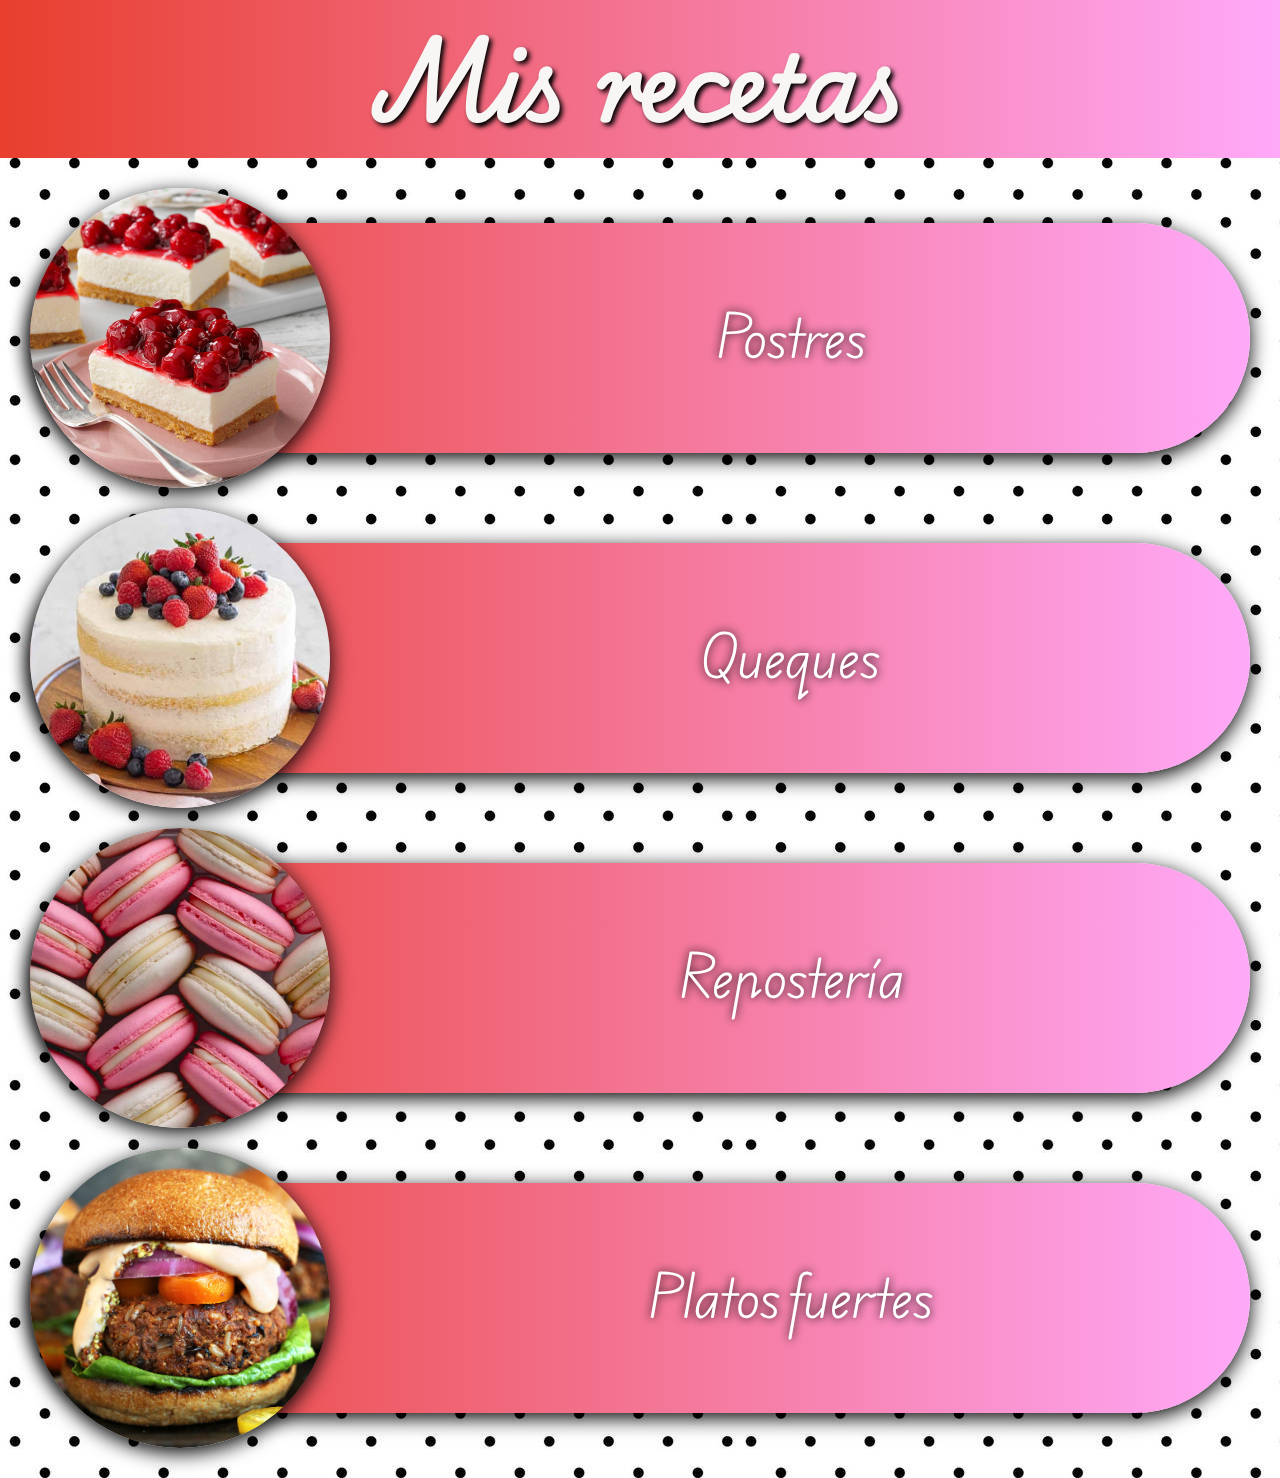
<file: index.html>
<!DOCTYPE html>
<html>
    <head>
        <link href="css/basic.css" rel="stylesheet" type="text/css"/>
        <link href="css/main.css" rel="stylesheet" type="text/css"/>
        <meta charset="utf-8"/>
        <title>Recetas</title>
    </head>
    <body>
        <header class="header">
            <h1>Mis recetas</h1>
        </header>
        <main>
            <a class="category" href="html/postres.html">
                <img class="img" src="img/categories/dessert.jpg"/>
                <div class="title">Postres</div>
            </a>
            <a class="category" href="html/cakes.html">
                <img class="img" src="img/categories/cake.jpg"/>
                <div class="title">Queques</div>
            </a>
            <a class="category" href="html/reposteria.html">
                <img class="img" src="img/categories/macaron.jpg"/>
                <div class="title">Repostería</div>
            </a>
            <a class="category" href="html/platos.html">
                <img class="img" src="img/categories/burger.jpg"/>
                <div class="title">Platos fuertes</div>
            </a>
        </main>
    </body>
</html>
</file>
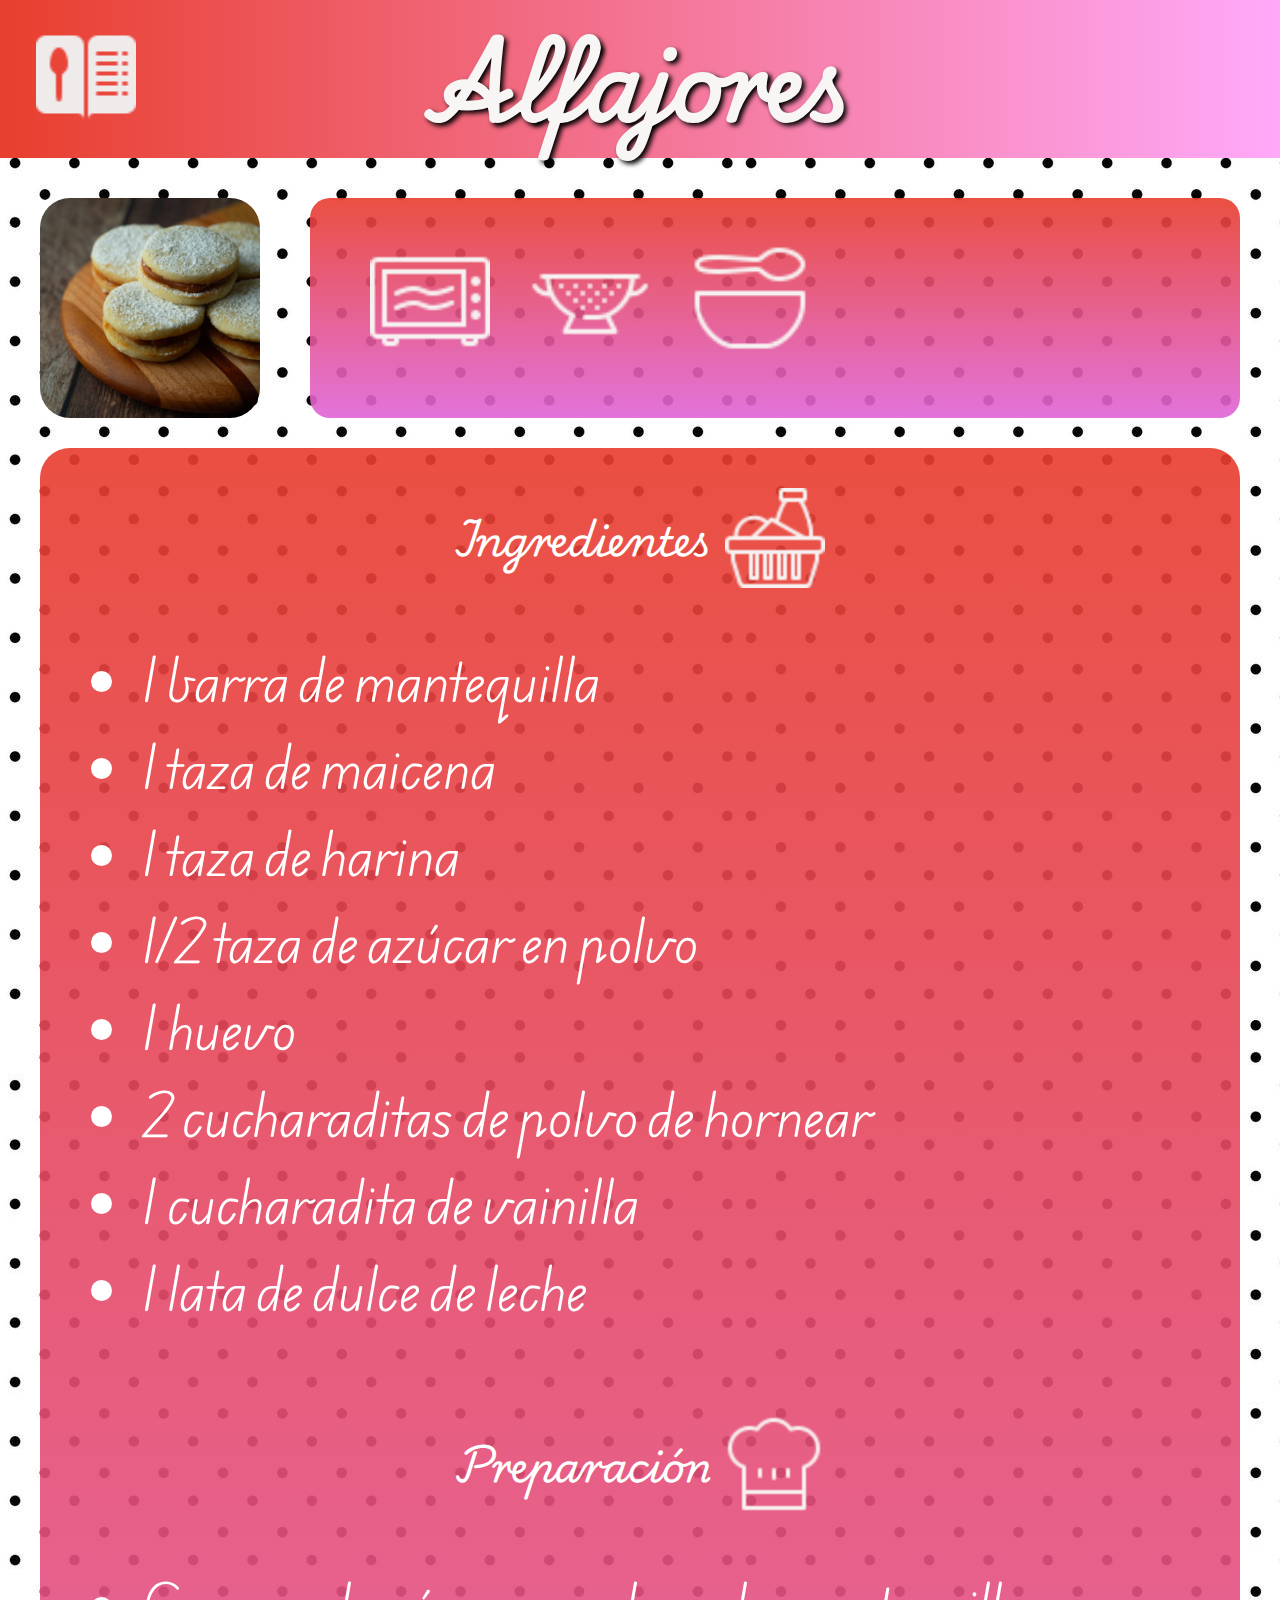
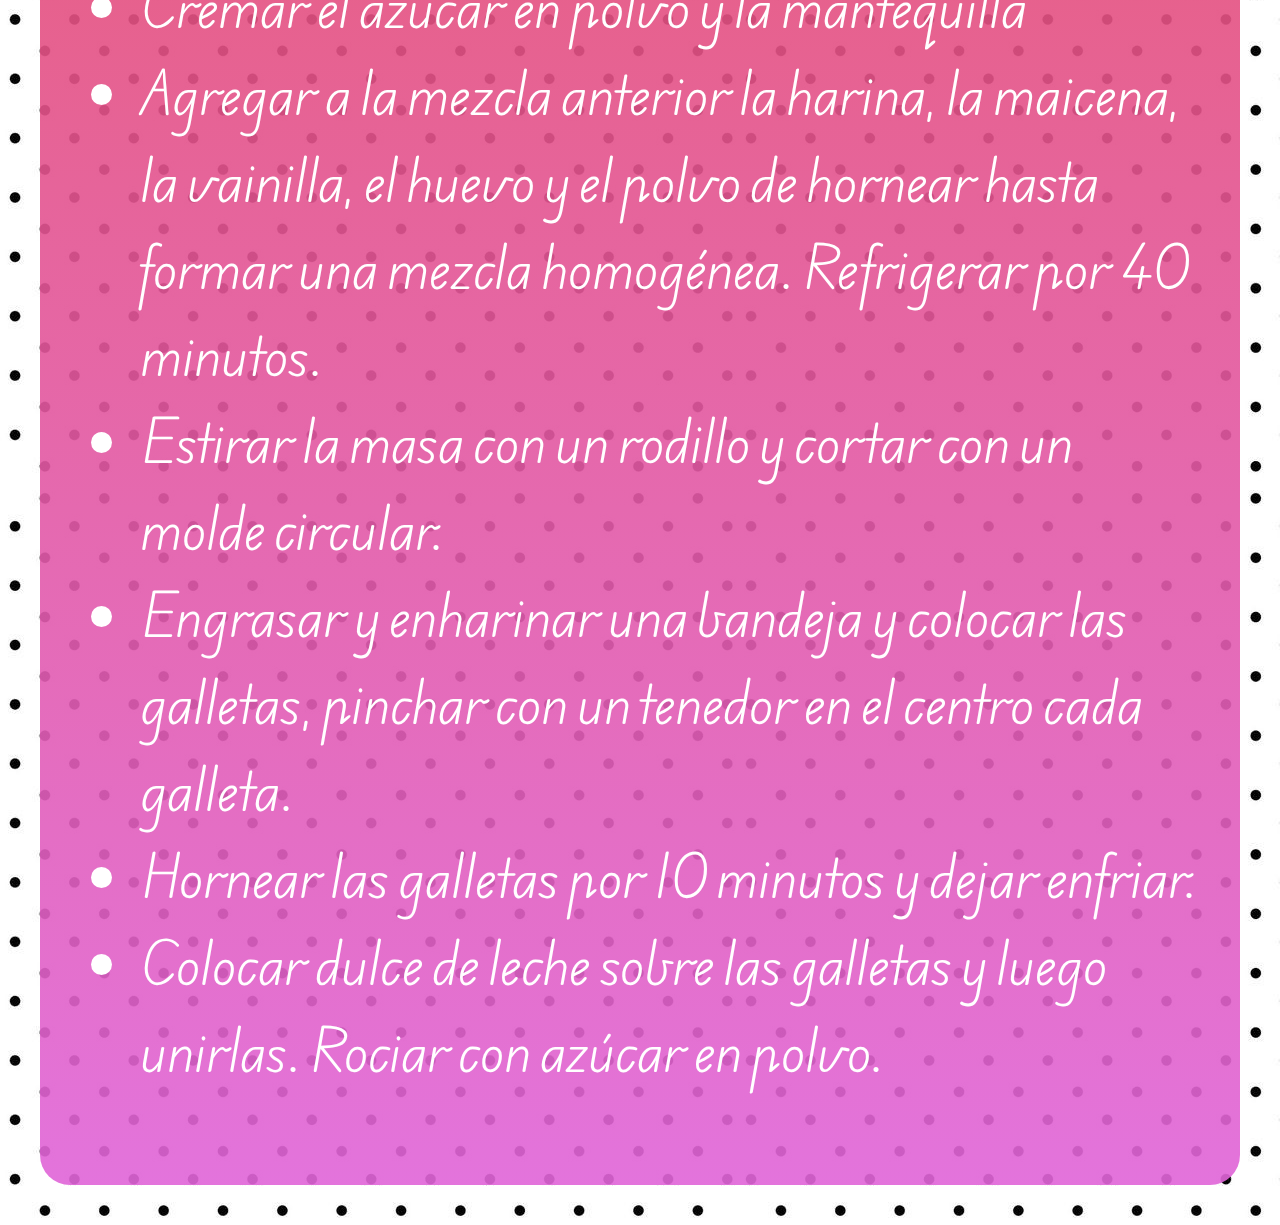
<file: html/alfajores.html>
<!DOCTYPE html>
<html>
    <head>
        <link href="../css/menu.css" rel="stylesheet" type="text/css"/>
        <link href="../css/basic.css" rel="stylesheet" type="text/css"/>
        <link href="../css/recipe.css" rel="stylesheet" type="text/css"/>
        <meta charset="utf-8"/>
        <title>Alfajores</title>
    </head>
    <body>
        <header class="header">
            <button class="open-menu" onclick="document.querySelector('body > .menu').classList.add('open');">
                <img class="open-icon" src="../img/icons/menu.png"/>
            </button>
            <h1>Alfajores</h1>
        </header>
        <div class="menu">
            <header class="header-menu">
                <div class="title">Menú</div>
                <button class="close-menu" onclick="document.querySelector('body > .menu').classList.remove('open');">
                    <img class="close-icon" src="../img/icons/x.png"/>
                </button>
            </header>
            <a class="category" href="postres.html">
                <img class="icon" src="../img/icons/dessert.png"/>
                <div class="icon-title">Postres</div>
            </a>
            <a class="category" href="cakes.html">
                <img class="icon" src="../img/icons/cake.png"/>
                <div class="icon-title">Queques</div>
            </a>
            <a class="category" href="reposteria.html">
                <img class="icon" src="../img/icons/cookie.png"/>
                <div class="icon-title">Repostería</div>
            </a>
            <a class="category" href="platos.html">
                <img class="icon" src="../img/icons/burger.png"/>
                <div class="icon-title">Platos fuertes</div>
            </a>
        </div>
        <main>
            <div class="photo">
                <img class="img" src="../img/recipes/alfajores.jpg" />
                <div class="utensils">
                    <img class="icon" src="../img/icons/horno.png"/>
                    <img class="icon" src="../img/icons/colador.png"/>
                    <img class="icon" src="../img/icons/tazon.png"/>
                </div>
            </div>
            <div class="recipe">
                <div class=" content ingredients">
                    <div class="title">
                        <span>Ingredientes</span>
                        <img class="icon" src="../img/icons/ingredientes.png"/>
                    </div>
                    <ul>
                        <li>1 barra de mantequilla</li>
                        <li>1 taza de maicena</li>
                        <li>1 taza de harina</li>
                        <li>1/2 taza de azúcar en polvo</li>
                        <li>1 huevo</li>
                        <li>2 cucharaditas de polvo de hornear</li>
                        <li>1 cucharadita de vainilla</li>
                        <li>1 lata de dulce de leche</li>
                    </ul>
                </div>
                <div class=" content preparation">
                    <div class="title">
                        <span>Preparación</span>
                        <img class="icon" src="../img/icons/preparacion.png"/>
                    </div>
                    <ul>
                        <li>Cremar el azúcar en polvo y la mantequilla</li>
                        <li>Agregar a la mezcla anterior la harina, la maicena, la vainilla, el huevo y el polvo de hornear hasta formar una mezcla homogénea. Refrigerar por 40 minutos.</li>
                        <li>Estirar la masa con un rodillo y cortar con un molde circular.</li>
                        <li>Engrasar y enharinar una bandeja y colocar las galletas, pinchar con un tenedor en el centro cada galleta.</li>
                        <li>Hornear las galletas por 10 minutos y dejar enfriar.</li>
                        <li>Colocar dulce de leche sobre las galletas y luego unirlas. Rociar con azúcar en polvo.</li>
                    </ul>
                </div>
            </div>
        </main>
    </body>
</html>
</file>
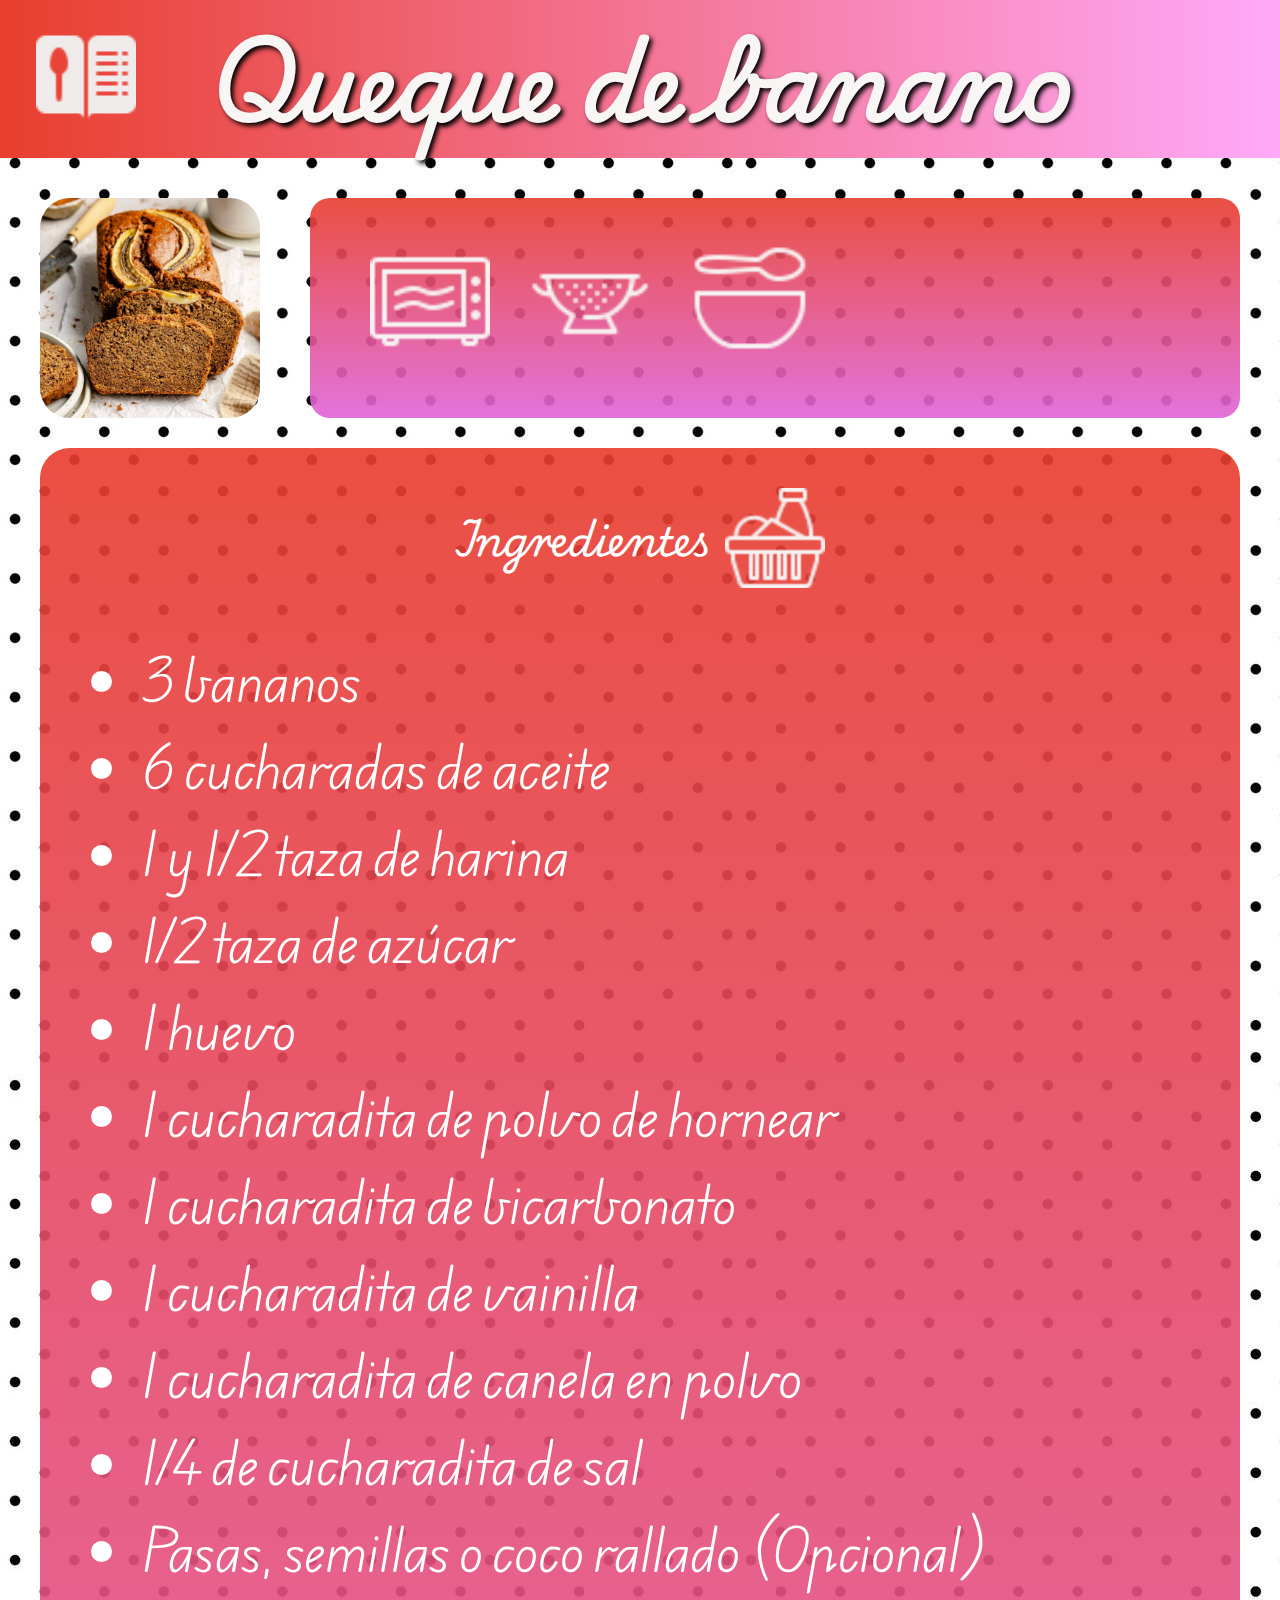
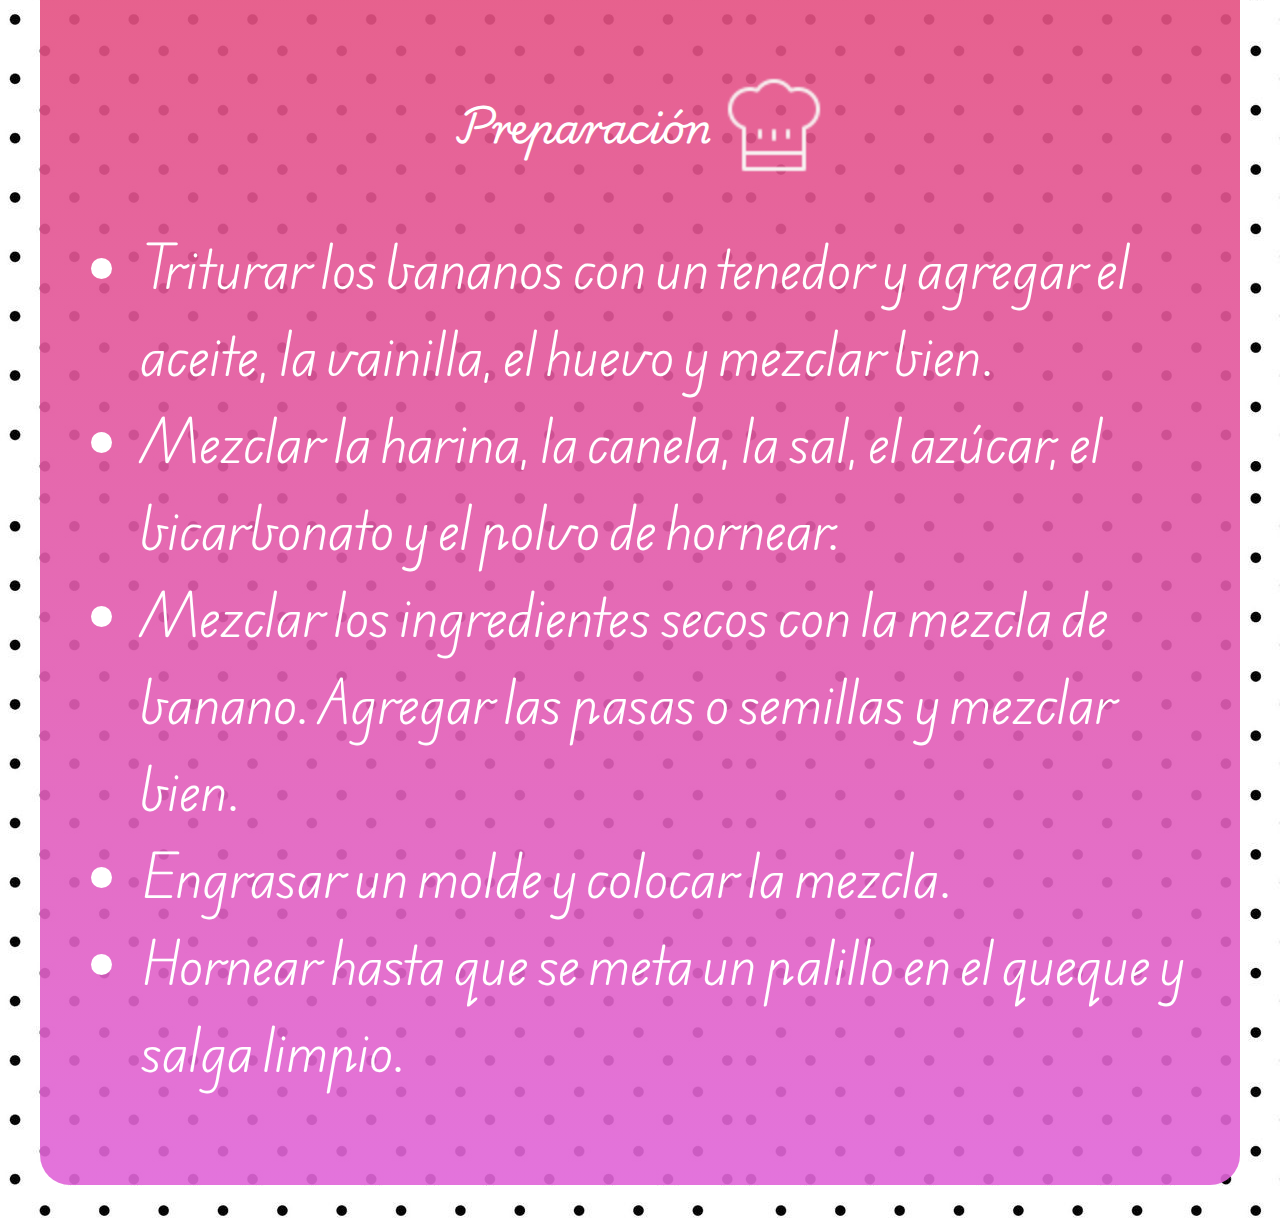
<file: html/bananabread.html>
<!DOCTYPE html>
<html>
    <head>
        <link href="../css/menu.css" rel="stylesheet" type="text/css"/>
        <link href="../css/basic.css" rel="stylesheet" type="text/css"/>
        <link href="../css/recipe.css" rel="stylesheet" type="text/css"/>
        <meta charset="utf-8"/>
        <title>Queque de banano</title>
    </head>
    <body>
        <header class="header">
            <button class="open-menu" onclick="document.querySelector('body > .menu').classList.add('open');">
                <img class="open-icon" src="../img/icons/menu.png"/>
            </button>
            <h1>Queque de banano</h1>
        </header>
        <div class="menu">
            <header class="header-menu">
                <div class="title">Menú</div>
                <button class="close-menu" onclick="document.querySelector('body > .menu').classList.remove('open');">
                    <img class="close-icon" src="../img/icons/x.png"/>
                </button>
            </header>
            <a class="category" href="postres.html">
                <img class="icon" src="../img/icons/dessert.png"/>
                <div class="icon-title">Postres</div>
            </a>
            <a class="category" href="cakes.html">
                <img class="icon" src="../img/icons/cake.png"/>
                <div class="icon-title">Queques</div>
            </a>
            <a class="category" href="reposteria.html">
                <img class="icon" src="../img/icons/cookie.png"/>
                <div class="icon-title">Repostería</div>
            </a>
            <a class="category" href="platos.html">
                <img class="icon" src="../img/icons/burger.png"/>
                <div class="icon-title">Platos fuertes</div>
            </a>
        </div>
        <main>
            <div class="photo">
                <img class="img" src="../img/recipes/queque-banano.jpg" />
                <div class="utensils">
                    <img class="icon" src="../img/icons/horno.png"/>
                    <img class="icon" src="../img/icons/colador.png"/>
                    <img class="icon" src="../img/icons/tazon.png"/>
                </div>
            </div>
            <div class="recipe">
                <div class=" content ingredients">
                    <div class="title">
                        <span>Ingredientes</span>
                        <img class="icon" src="../img/icons/ingredientes.png"/>
                    </div>
                    <ul>
                        <li>3 bananos</li>
                        <li>6 cucharadas de aceite</li>
                        <li>1 y 1/2 taza de harina</li>
                        <li>1/2 taza de azúcar</li>
                        <li>1 huevo</li>
                        <li>1 cucharadita de polvo de hornear</li>
                        <li>1 cucharadita de bicarbonato</li>
                        <li>1 cucharadita de vainilla</li>
                        <li>1 cucharadita de canela en polvo</li>
                        <li>1/4 de cucharadita de sal</li>
                        <li>Pasas, semillas o coco rallado (Opcional)</li>
                    </ul>
                </div>
                <div class=" content preparation">
                    <div class="title">
                        <span>Preparación</span>
                        <img class="icon" src="../img/icons/preparacion.png"/>
                    </div>
                    <ul>
                        <li>Triturar los bananos con un tenedor y agregar el aceite, la vainilla, el huevo y mezclar bien.</li>
                        <li>Mezclar la harina, la canela, la sal, el azúcar, el bicarbonato y el polvo de hornear.</li>
                        <li>Mezclar los ingredientes secos con la mezcla de banano. Agregar las pasas o semillas y mezclar bien.</li>
                        <li>Engrasar un molde y colocar la mezcla.</li>
                        <li>Hornear hasta que se meta un palillo en el queque y salga limpio.</li>
                    </ul>
                </div>
            </div>
        </main>
    </body>
</html>
</file>
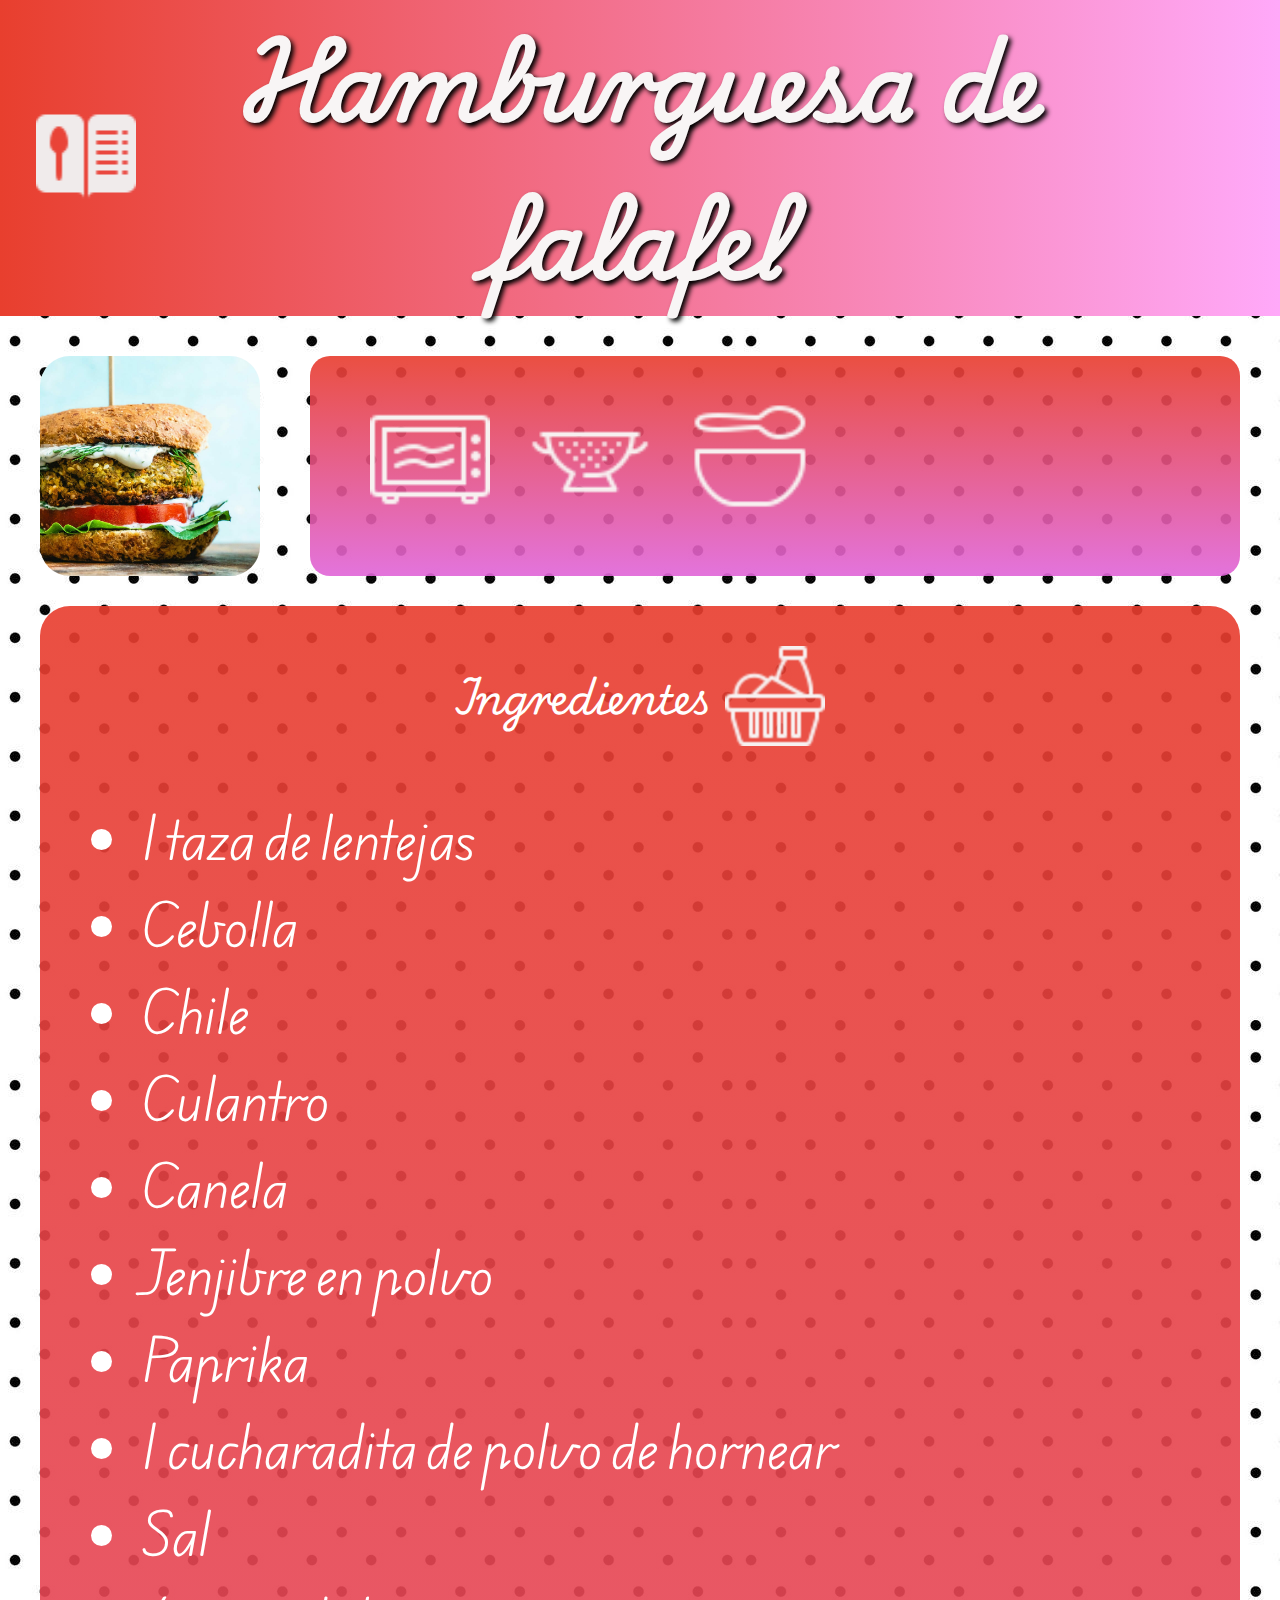
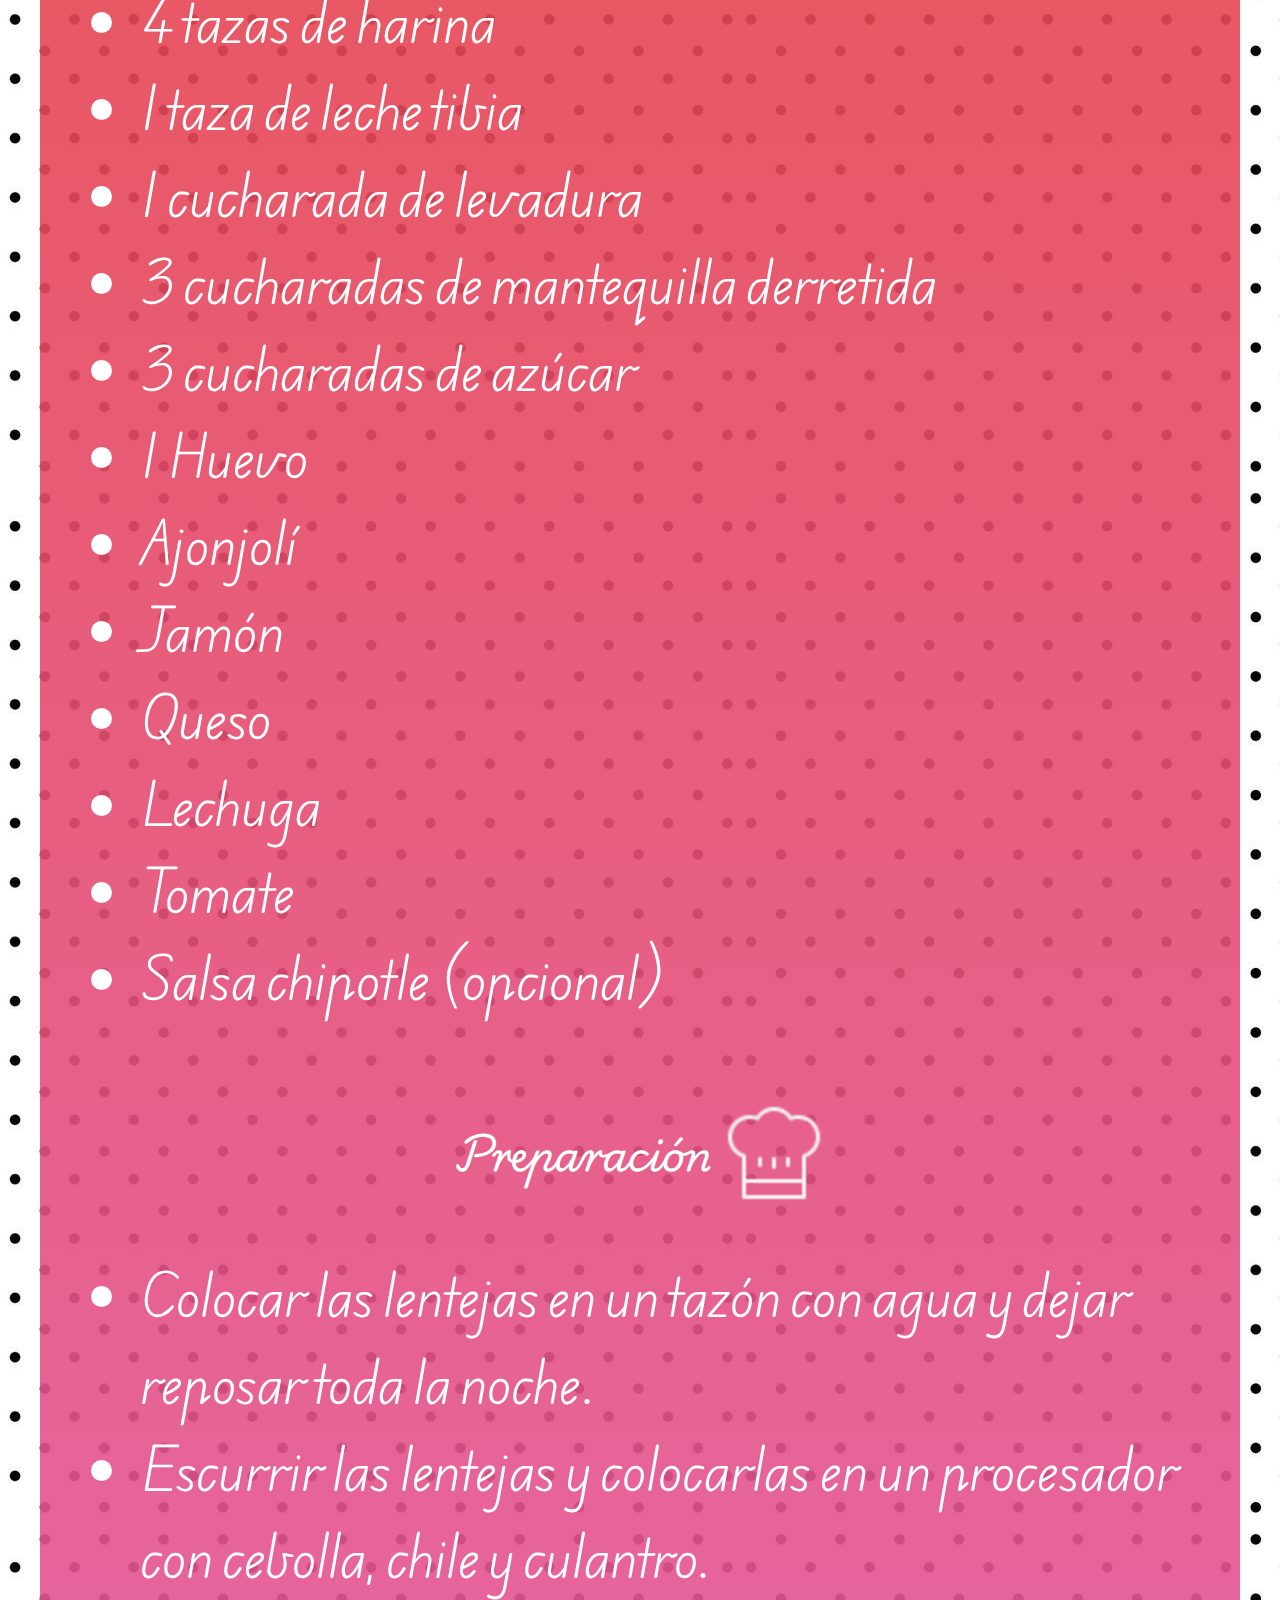
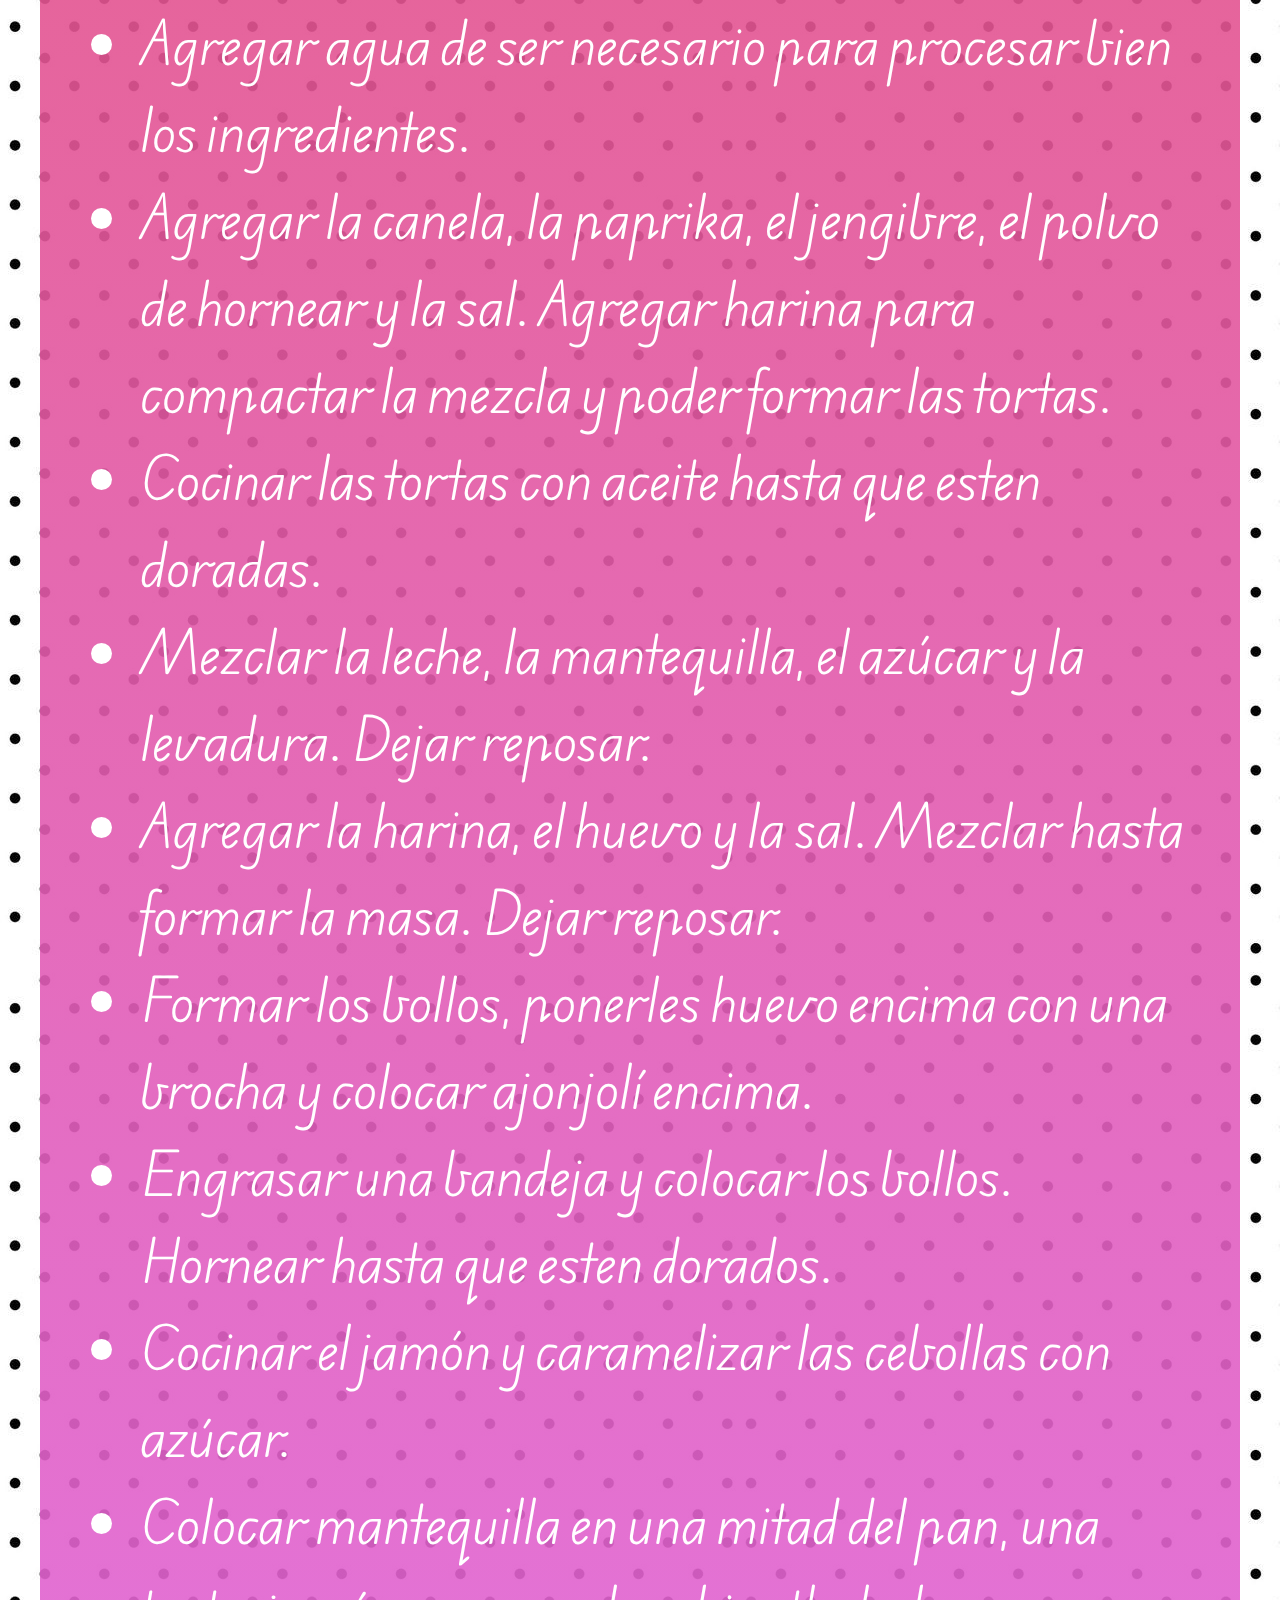
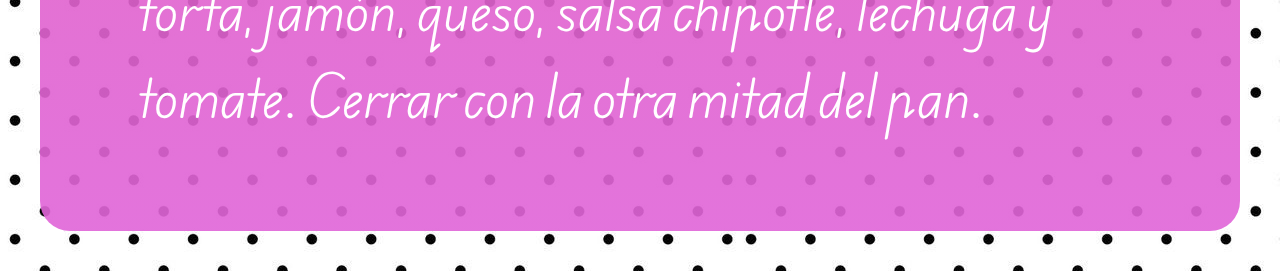
<file: html/burger.html>
<!DOCTYPE html>
<html>
    <head>
        <link href="../css/menu.css" rel="stylesheet" type="text/css"/>
        <link href="../css/basic.css" rel="stylesheet" type="text/css"/>
        <link href="../css/recipe.css" rel="stylesheet" type="text/css"/>
        <meta charset="utf-8"/>
        <title>Hamburguesa de falafel</title>
    </head>
    <body>
        <header class="header">
            <h1>Hamburguesa de falafel</h1>
            <button class="open-menu" onclick="document.querySelector('body > .menu').classList.add('open');">
                <img class="open-icon" src="../img/icons/menu.png"/>
            </button>
        </header> 
        <div class="menu">
            <header class="header-menu">
                <div class="title">Menú</div>
                <button class="close-menu" onclick="document.querySelector('body > .menu').classList.remove('open');">
                    <img class="close-icon" src="../img/icons/x.png"/>
                </button>
            </header>
            <a class="category" href="postres.html">
                <img class="icon" src="../img/icons/dessert.png"/>
                <div class="icon-title">Postres</div>
            </a>
            <a class="category" href="cakes.html">
                <img class="icon" src="../img/icons/cake.png"/>
                <div class="icon-title">Queques</div>
            </a>
            <a class="category" href="reposteria.html">
                <img class="icon" src="../img/icons/cookie.png"/>
                <div class="icon-title">Repostería</div>
            </a>
            <a class="category" href="platos.html">
                <img class="icon" src="../img/icons/burger.png"/>
                <div class="icon-title">Platos fuertes</div>
            </a>
        </div>
        <main>
            <div class="photo">
                <img class="img" src="../img/recipes/falafel-burger.jpg" />
                <div class="utensils">
                    <img class="icon" src="../img/icons/horno.png"/>
                    <img class="icon" src="../img/icons/colador.png"/>
                    <img class="icon" src="../img/icons/tazon.png"/>
                </div>
            </div>
            <div class="recipe">
                <div class=" content ingredients">
                    <div class="title">
                        <span>Ingredientes</span>
                        <img class="icon" src="../img/icons/ingredientes.png"/>
                    </div>
                    <ul>
                        <li>1 taza de lentejas</li>
                        <li>Cebolla</li>
                        <li>Chile</li>
                        <li>Culantro</li>
                        <li>Canela</li>
                        <li>Jenjibre en polvo</li>
                        <li>Paprika</li>
                        <li>1 cucharadita de polvo de hornear</li>
                        <li>Sal</li>
                        <li>4 tazas de harina</li>
                        <li>1 taza de leche tibia</li>
                        <li>1 cucharada de levadura</li>
                        <li>3 cucharadas de mantequilla derretida</li>
                        <li>3 cucharadas de azúcar</li>
                        <li> 1 Huevo</li>
                        <li>Ajonjolí</li>
                        <li>Jamón</li>
                        <li>Queso</li>
                        <li>Lechuga</li>
                        <li>Tomate</li>
                        <li>Salsa chipotle (opcional)</li>
                    </ul>
                </div>
                <div class=" content preparation">
                    <div class="title">
                        <span>Preparación</span>
                        <img class="icon" src="../img/icons/preparacion.png"/>
                    </div>
                    <ul>
                        <li>Colocar las lentejas en un tazón con agua y dejar reposar toda la noche.</li>
                        <li>Escurrir las lentejas y colocarlas en un procesador con cebolla, chile y culantro.</li>
                        <li>Agregar agua de ser necesario para procesar bien los ingredientes.</li>
                        <li>Agregar la canela, la paprika, el jengibre, el polvo de hornear y la sal. Agregar harina para compactar la mezcla y poder formar las tortas.</li>
                        <li>Cocinar las tortas con aceite hasta que esten doradas.</li>
                        <li>Mezclar la leche, la mantequilla, el azúcar y la levadura. Dejar reposar.</li>
                        <li>Agregar la harina, el huevo y la sal. Mezclar hasta formar la masa. Dejar reposar.</li>
                        <li>Formar los bollos, ponerles huevo encima con una brocha y colocar ajonjolí encima.</li>
                        <li>Engrasar una bandeja y colocar los bollos. Hornear hasta que esten dorados.</li>
                        <li>Cocinar el jamón y caramelizar las cebollas con azúcar.</li>
                        <li>Colocar mantequilla en una mitad del pan, una torta, jamón, queso, salsa chipotle, lechuga y tomate. Cerrar con la otra mitad del pan.</li>
                    </ul>
                </div>
            </div>
        </main>
    </body>
</html>
</file>
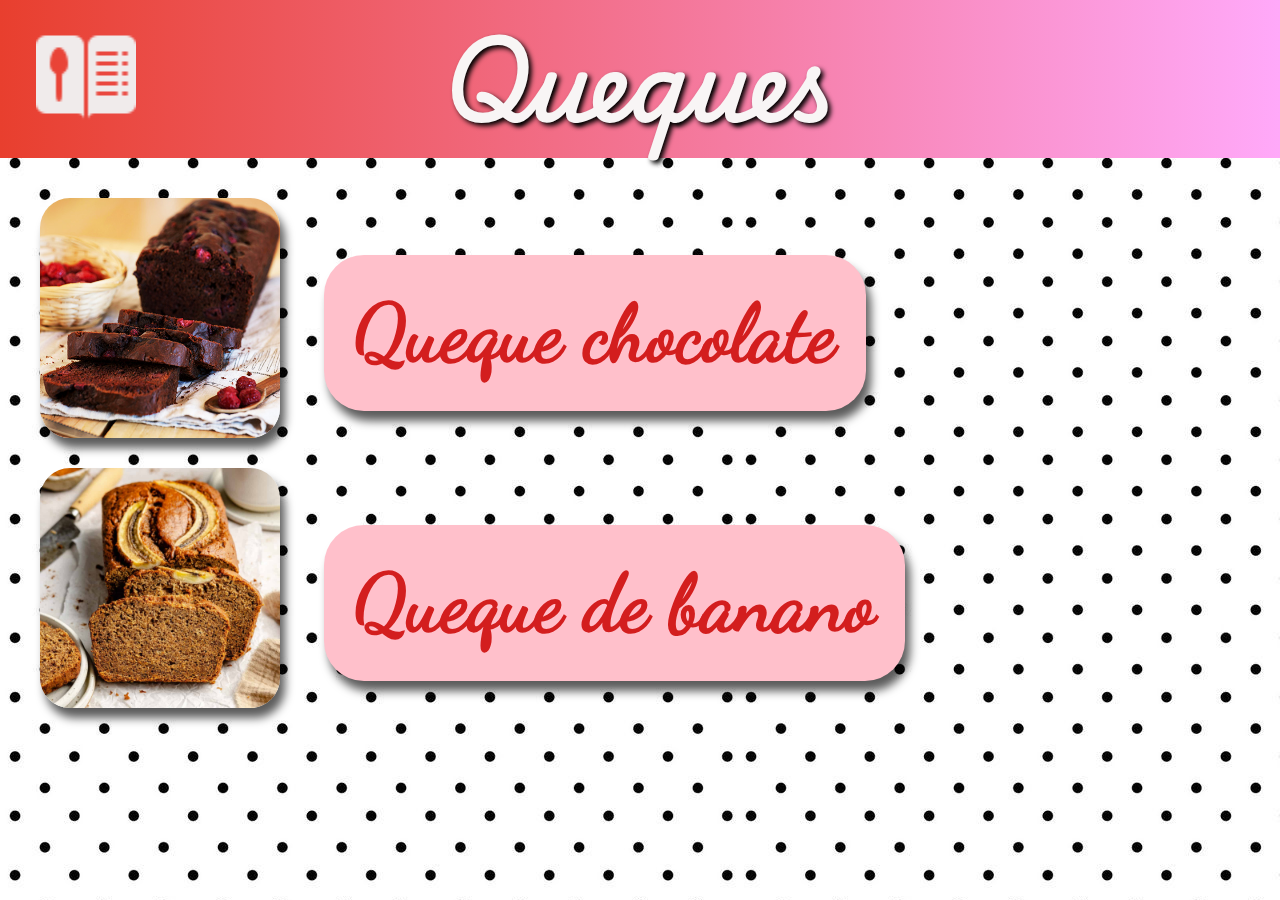
<file: html/cakes.html>
<!DOCTYPE html>
<html>
    <head>
        <link href="../css/menu.css" rel="stylesheet" type="text/css"/>
        <link href="../css/basic.css" rel="stylesheet" type="text/css"/>
        <link href="../css/recipes.css" rel="stylesheet" type="text/css"/>
        <meta charset="utf-8"/>
        <title>Postres</title>
    </head>
    <body>
        <header class="header">
            <button class="open-menu" onclick="document.querySelector('body > .menu').classList.add('open');">
                <img class="open-icon" src="../img/icons/menu.png"/>
            </button>
            <h1>Queques</h1>
        </header>
        <div class="menu">
            <header class="header-menu">
                <div class="title">Menú</div>
                <button class="close-menu" onclick="document.querySelector('body > .menu').classList.remove('open');">
                    <img class="close-icon" src="../img/icons/x.png"/>
                </button>
            </header>
            <a class="category" href="postres.html">
                <img class="icon" src="../img/icons/dessert.png"/>
                <div class="icon-title">Postres</div>
            </a>
            <a class="category" href="cakes.html">
                <img class="icon" src="../img/icons/cake.png"/>
                <div class="icon-title">Queques</div>
            </a>
            <a class="category" href="reposteria.html">
                <img class="icon" src="../img/icons/cookie.png"/>
                <div class="icon-title">Repostería</div>
            </a>
            <a class="category" href="platos.html">
                <img class="icon" src="../img/icons/burger.png"/>
                <div class="icon-title">Platos fuertes</div>
            </a>
        </div>
        <main>
            <a class="recipe" href="chocolatebread.html">
                <img class="img" src="../img/recipes/queque-chocolate.jpg"/>
                <div class="name">Queque chocolate</div>
            </a>
            <a class="recipe" href="bananabread.html">
                <img class="img" src="../img/recipes/queque-banano.jpg"/>
                <div class="name">Queque de banano</div>
            </a>
        </main>
    </body>
</html>
</file>
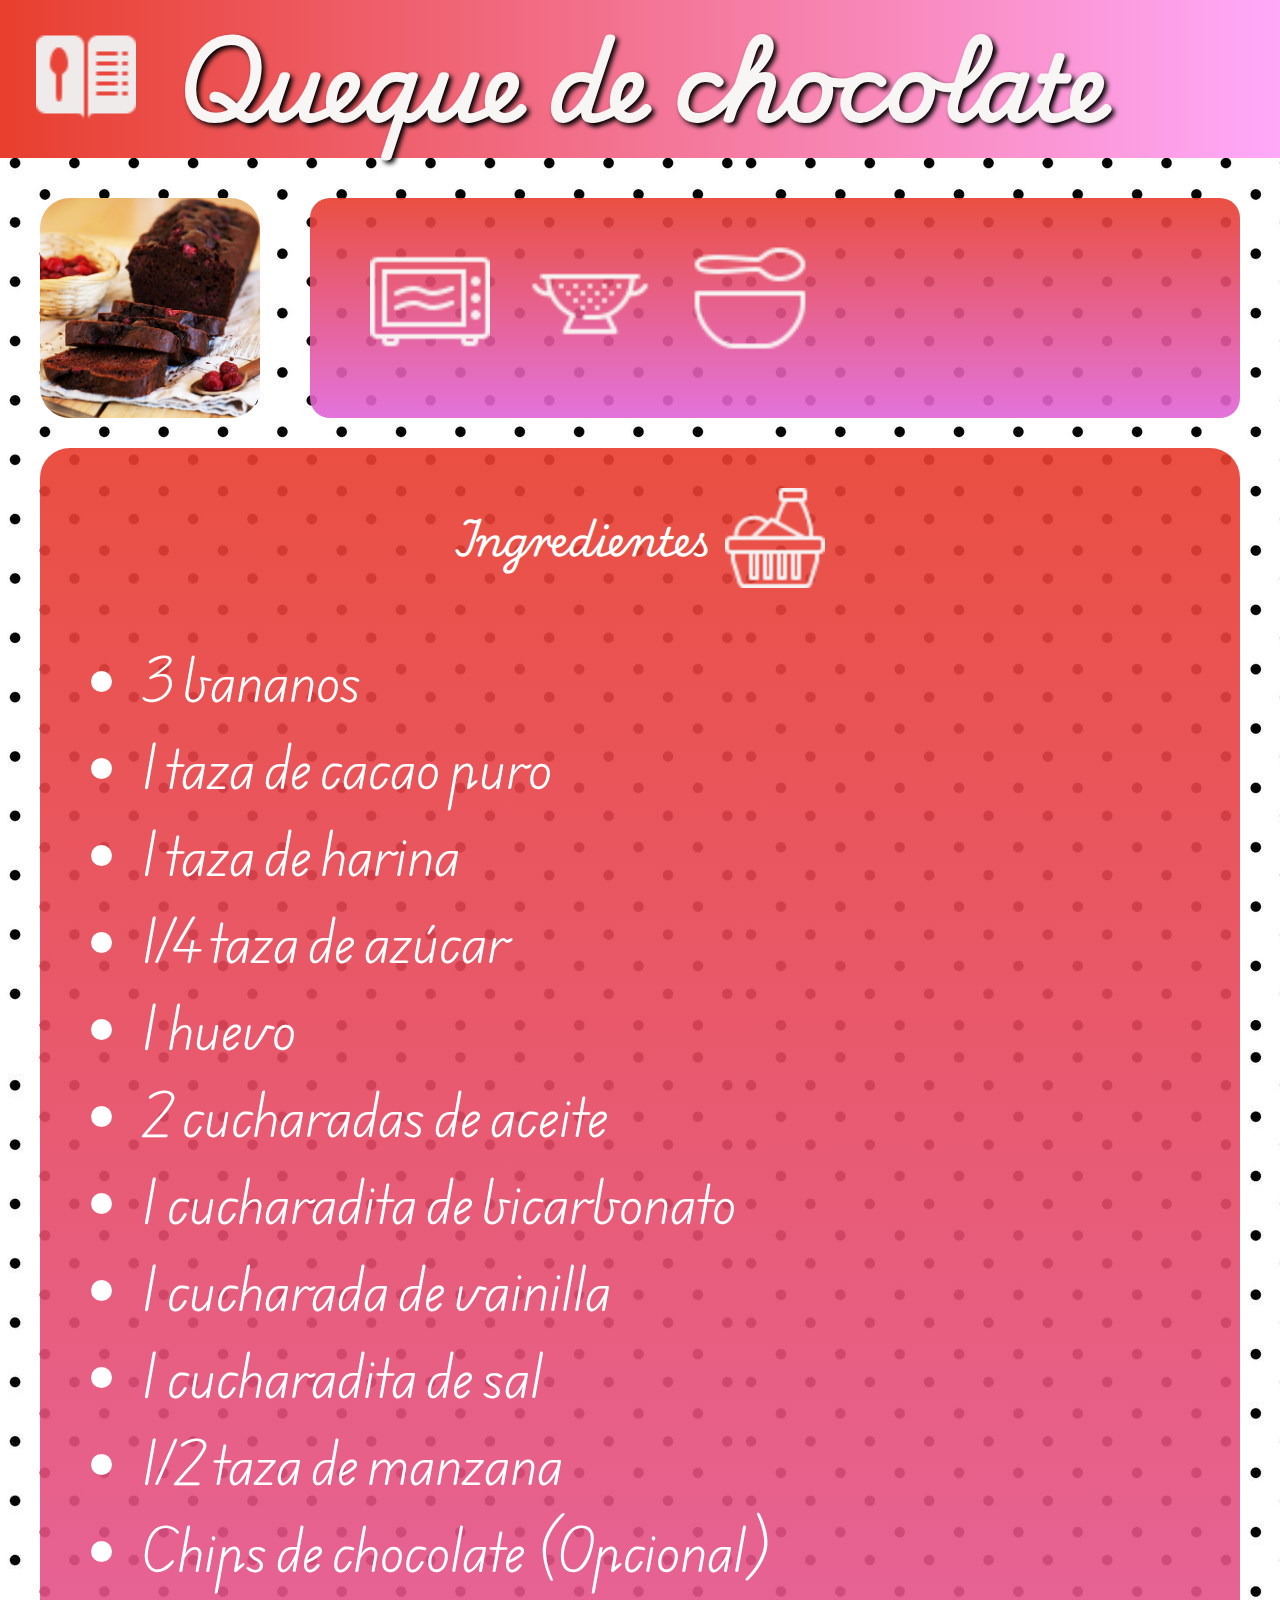
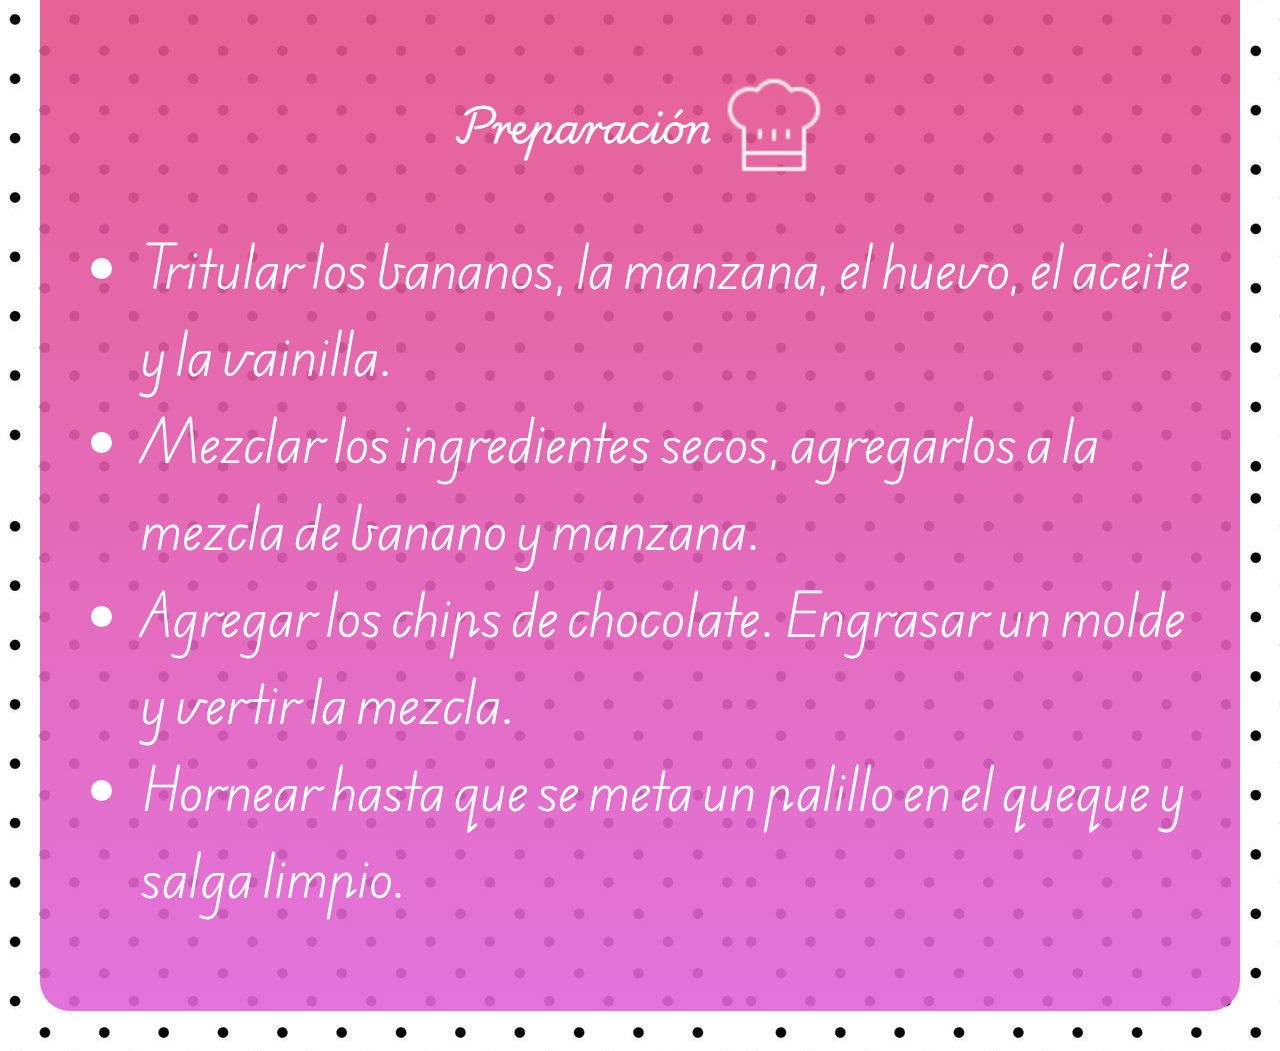
<file: html/chocolatebread.html>
<!DOCTYPE html>
<html>
    <head>
        <link href="../css/menu.css" rel="stylesheet" type="text/css"/>
        <link href="../css/basic.css" rel="stylesheet" type="text/css"/>
        <link href="../css/recipe.css" rel="stylesheet" type="text/css"/>
        <meta charset="utf-8"/>
        <title>Queque de chocolate</title>
    </head>
    <body>
        <header class="header">
            <h1>Queque de chocolate</h1>
            <button class="open-menu" onclick="document.querySelector('body > .menu').classList.add('open');">
                <img class="open-icon" src="../img/icons/menu.png"/>
            </button>
        </header>
        <div class="menu">
            <header class="header-menu">
                <div class="title">Menú</div>
                <button class="close-menu" onclick="document.querySelector('body > .menu').classList.remove('open');">
                    <img class="close-icon" src="../img/icons/x.png"/>
                </button>
            </header>
            <a class="category" href="postres.html">
                <img class="icon" src="../img/icons/dessert.png"/>
                <div class="icon-title">Postres</div>
            </a>
            <a class="category" href="cakes.html">
                <img class="icon" src="../img/icons/cake.png"/>
                <div class="icon-title">Queques</div>
            </a>
            <a class="category" href="reposteria.html">
                <img class="icon" src="../img/icons/cookie.png"/>
                <div class="icon-title">Repostería</div>
            </a>
            <a class="category" href="platos.html">
                <img class="icon" src="../img/icons/burger.png"/>
                <div class="icon-title">Platos fuertes</div>
            </a>
        </div>
        <main>
            <div class="photo">
                <img class="img" src="../img/recipes/queque-chocolate.jpg" />
                <div class="utensils">
                    <img class="icon" src="../img/icons/horno.png"/>
                    <img class="icon" src="../img/icons/colador.png"/>
                    <img class="icon" src="../img/icons/tazon.png"/>
                </div>
            </div>
            <div class="recipe">
            <div class=" content ingredients">
                <div class="title">
                    <span>Ingredientes</span>
                    <img class="icon" src="../img/icons/ingredientes.png"/>
                </div>
                <ul>
                    <li>3 bananos</li>
                    <li>1 taza de cacao puro</li>
                    <li>1 taza de harina</li>
                    <li>1/4 taza de azúcar</li>
                    <li>1 huevo</li>
                    <li>2 cucharadas de aceite</li>
                    <li>1 cucharadita de bicarbonato</li>
                    <li>1 cucharada de vainilla</li>
                    <li>1 cucharadita de sal</li>
                    <li>1/2 taza de manzana</li>
                    <li>Chips de chocolate (Opcional)</li>
                </ul>
            </div>
            <div class="content preparation">
                <div class="title">
                    <span>Preparación</span>
                    <img class="icon" src="../img/icons/preparacion.png"/>
                </div>
                <ul>
                    <li>Tritular los bananos, la manzana, el huevo, el aceite y la vainilla.</li>
                    <li>Mezclar los ingredientes secos, agregarlos a la mezcla de banano y manzana.</li>
                    <li>Agregar los chips de chocolate. Engrasar un molde y vertir la mezcla.</li>
                    <li>Hornear hasta que se meta un palillo en el queque y salga limpio.</li>
                </ul>
            </div>
        </div>
        </main>
    </body>
</html>
</file>
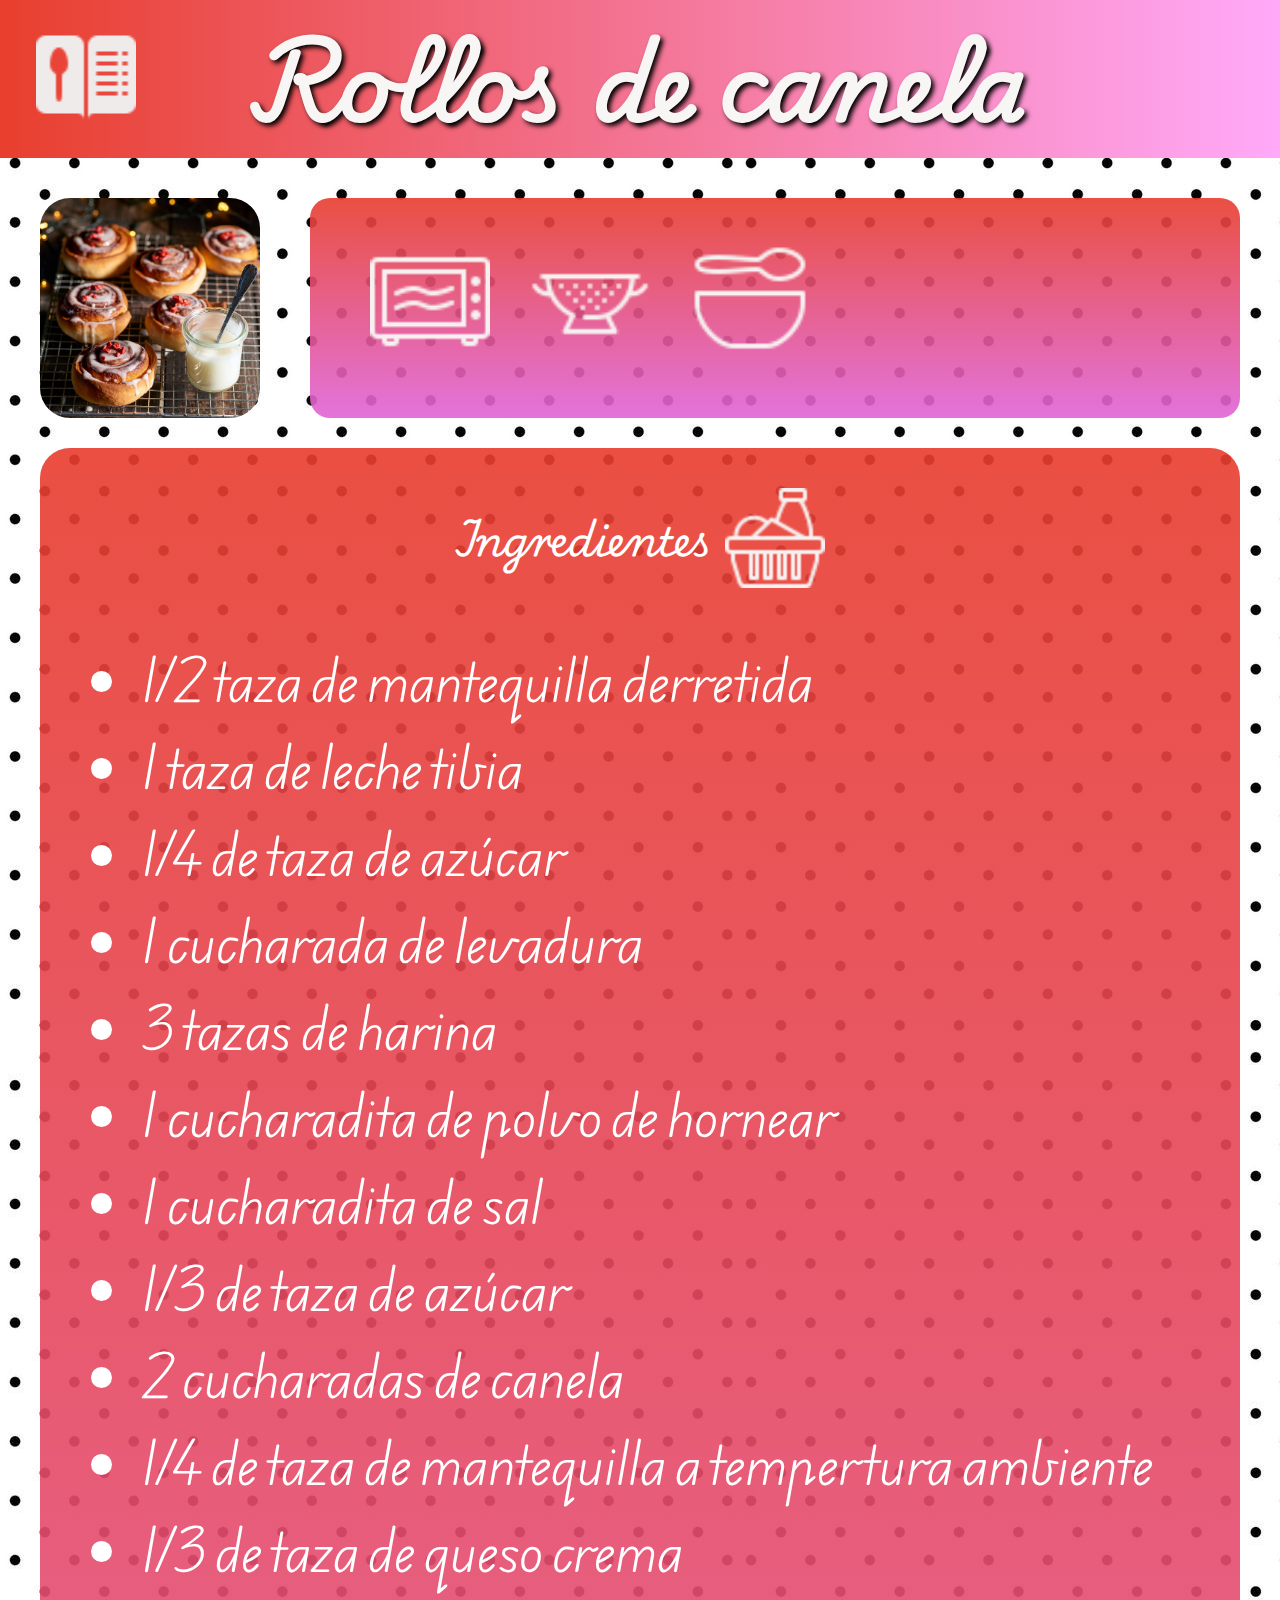
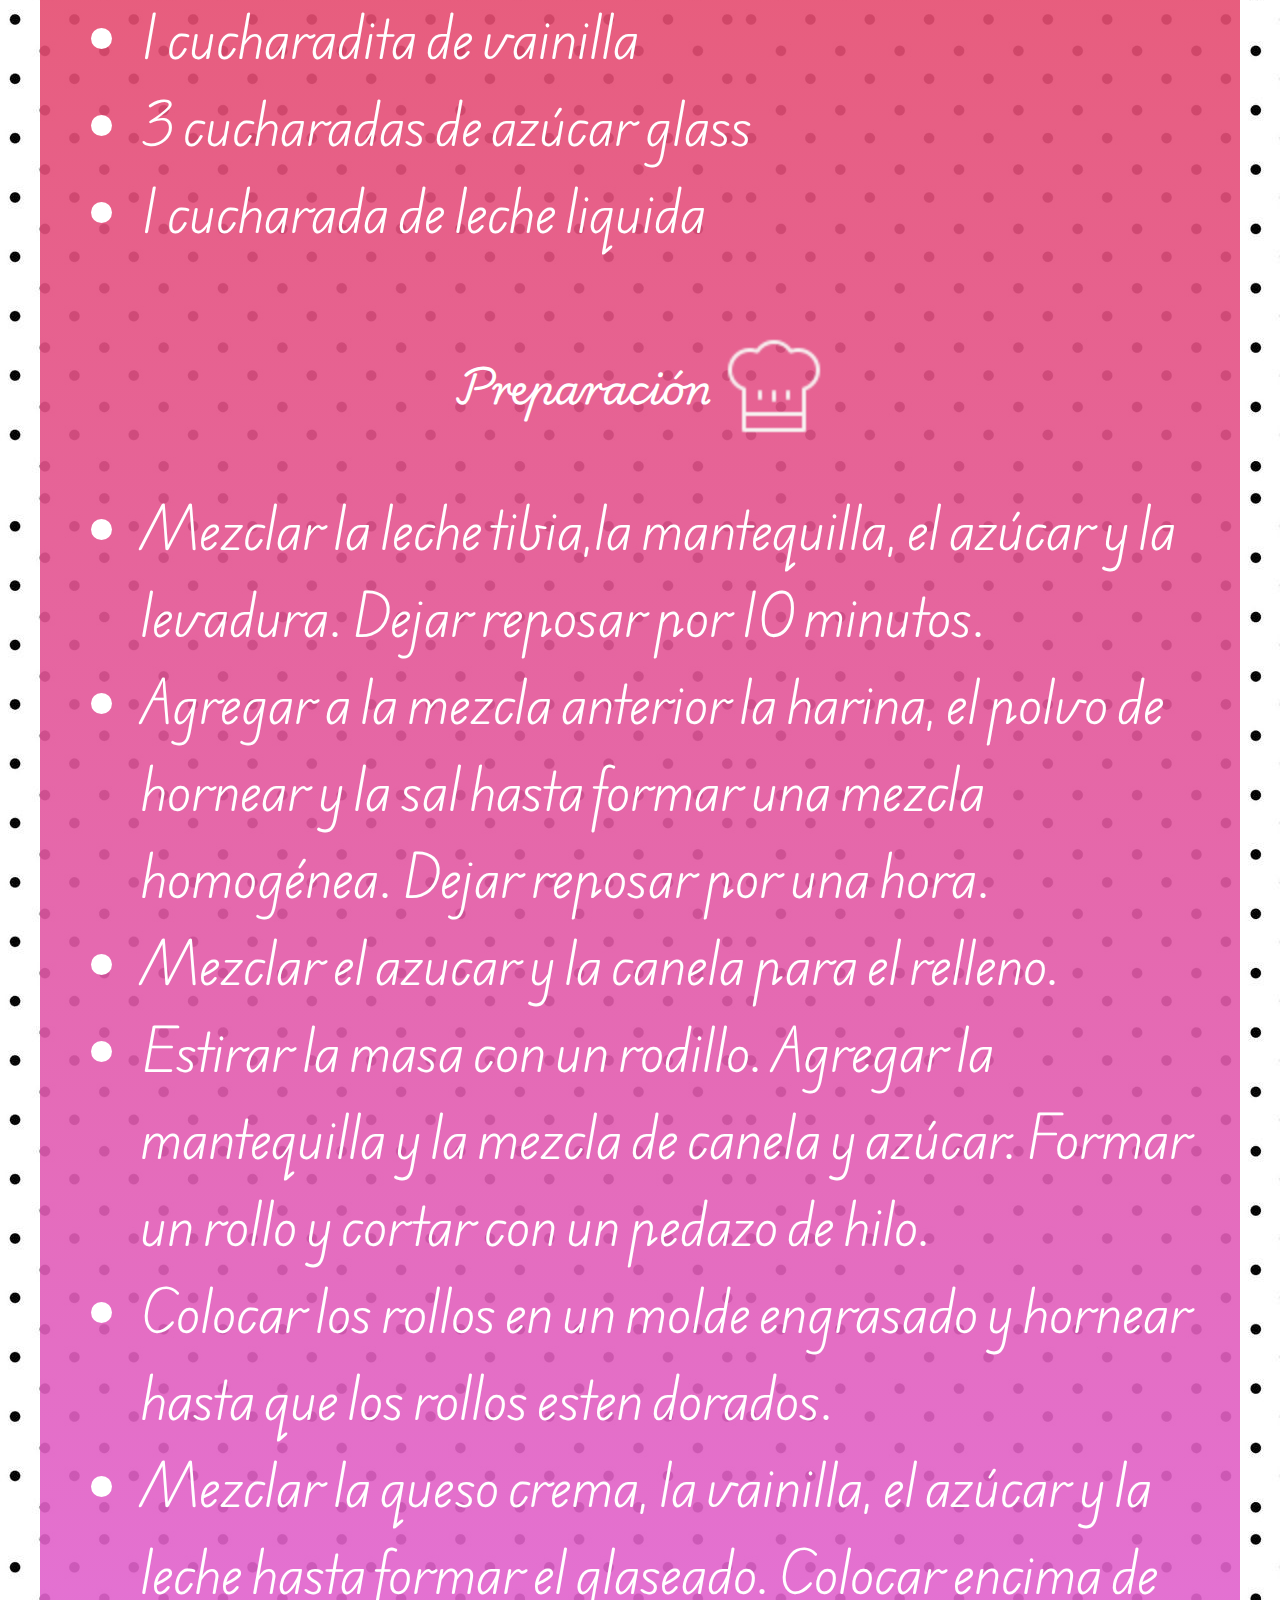
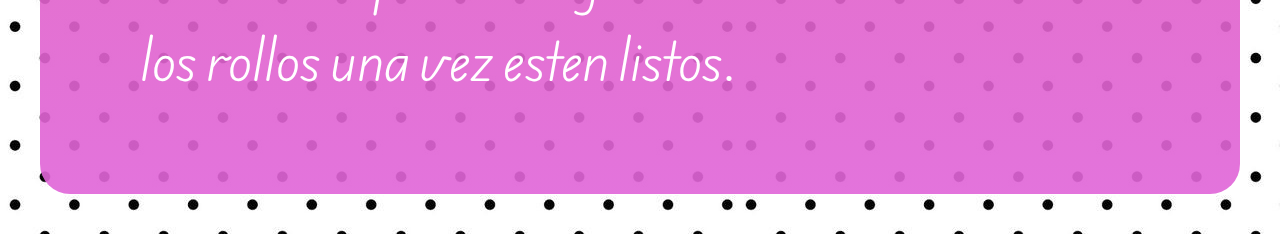
<file: html/cinnabon.html>
<!DOCTYPE html>
<html>
    <head>
        <link href="../css/menu.css" rel="stylesheet" type="text/css"/>
        <link href="../css/basic.css" rel="stylesheet" type="text/css"/>
        <link href="../css/recipe.css" rel="stylesheet" type="text/css"/>
        <meta charset="utf-8"/>
        <title>Rollos de canela</title>
    </head>
    <body>
        <header class="header">
            <h1>Rollos de canela</h1>
            <button class="open-menu" onclick="document.querySelector('body > .menu').classList.add('open');">
                <img class="open-icon" src="../img/icons/menu.png"/>
            </button>
        </header>
        <div class="menu">
            <header class="header-menu">
                <div class="title">Menú</div>
                <button class="close-menu" onclick="document.querySelector('body > .menu').classList.remove('open');">
                    <img class="close-icon" src="../img/icons/x.png"/>
                </button>
            </header>
            <a class="category" href="postres.html">
                <img class="icon" src="../img/icons/dessert.png"/>
                <div class="icon-title">Postres</div>
            </a>
            <a class="category" href="cakes.html">
                <img class="icon" src="../img/icons/cake.png"/>
                <div class="icon-title">Queques</div>
            </a>
            <a class="category" href="reposteria.html">
                <img class="icon" src="../img/icons/cookie.png"/>
                <div class="icon-title">Repostería</div>
            </a>
            <a class="category" href="platos.html">
                <img class="icon" src="../img/icons/burger.png"/>
                <div class="icon-title">Platos fuertes</div>
            </a>
        </div>
        <main>
            <div class="photo">
                <img class="img" src="../img/recipes/rollos-canela.jpg" />
                <div class="utensils">
                    <img class="icon" src="../img/icons/horno.png"/>
                    <img class="icon" src="../img/icons/colador.png"/>
                    <img class="icon" src="../img/icons/tazon.png"/>
                </div>
            </div>
            <div class="recipe">
                <div class=" content ingredients">
                    <div class="title">
                        <span>Ingredientes</span>
                        <img class="icon" src="../img/icons/ingredientes.png"/>
                    </div>
                    <ul>
                        <li>1/2 taza de mantequilla derretida</li>
                        <li>1 taza de leche tibia</li>
                        <li>1/4 de taza de azúcar</li>
                        <li>1 cucharada de levadura</li>
                        <li>3 tazas de harina</li>
                        <li>1 cucharadita de polvo de hornear</li>
                        <li>1 cucharadita de sal</li>
                        <li>1/3 de taza de azúcar</li>
                        <li>2 cucharadas de canela</li>
                        <li>1/4 de taza de mantequilla a tempertura ambiente</li>
                        <li>1/3 de taza de queso crema</li>
                        <li>1 cucharadita de vainilla</li>
                        <li>3 cucharadas de azúcar glass</li>
                        <li>1 cucharada de leche liquida</li>
                    </ul>
                </div>
                <div class=" content preparation">
                    <div class="title">
                        <span>Preparación</span>
                        <img class="icon" src="../img/icons/preparacion.png"/>
                    </div>
                    <ul>
                        <li>Mezclar la leche tibia,la mantequilla, el azúcar y la levadura. Dejar reposar por 10 minutos.</li>
                        <li>Agregar a la mezcla anterior la harina, el polvo de hornear y la sal hasta formar una mezcla homogénea. Dejar reposar por una hora.</li>
                        <li>Mezclar el azucar y la canela para el relleno.</li>
                        <li>Estirar la masa con un rodillo. Agregar la mantequilla y la mezcla de canela y azúcar. Formar un rollo y cortar con un pedazo de hilo.</li>
                        <li>Colocar los rollos en un molde engrasado y hornear hasta que los rollos esten dorados.</li>
                        <li>Mezclar la queso crema, la vainilla, el azúcar y la leche hasta formar el glaseado. Colocar encima de los rollos una vez esten listos.</li>
                    </ul>
                </div>
            </div>
        </main>
    </body>
</html>
</file>
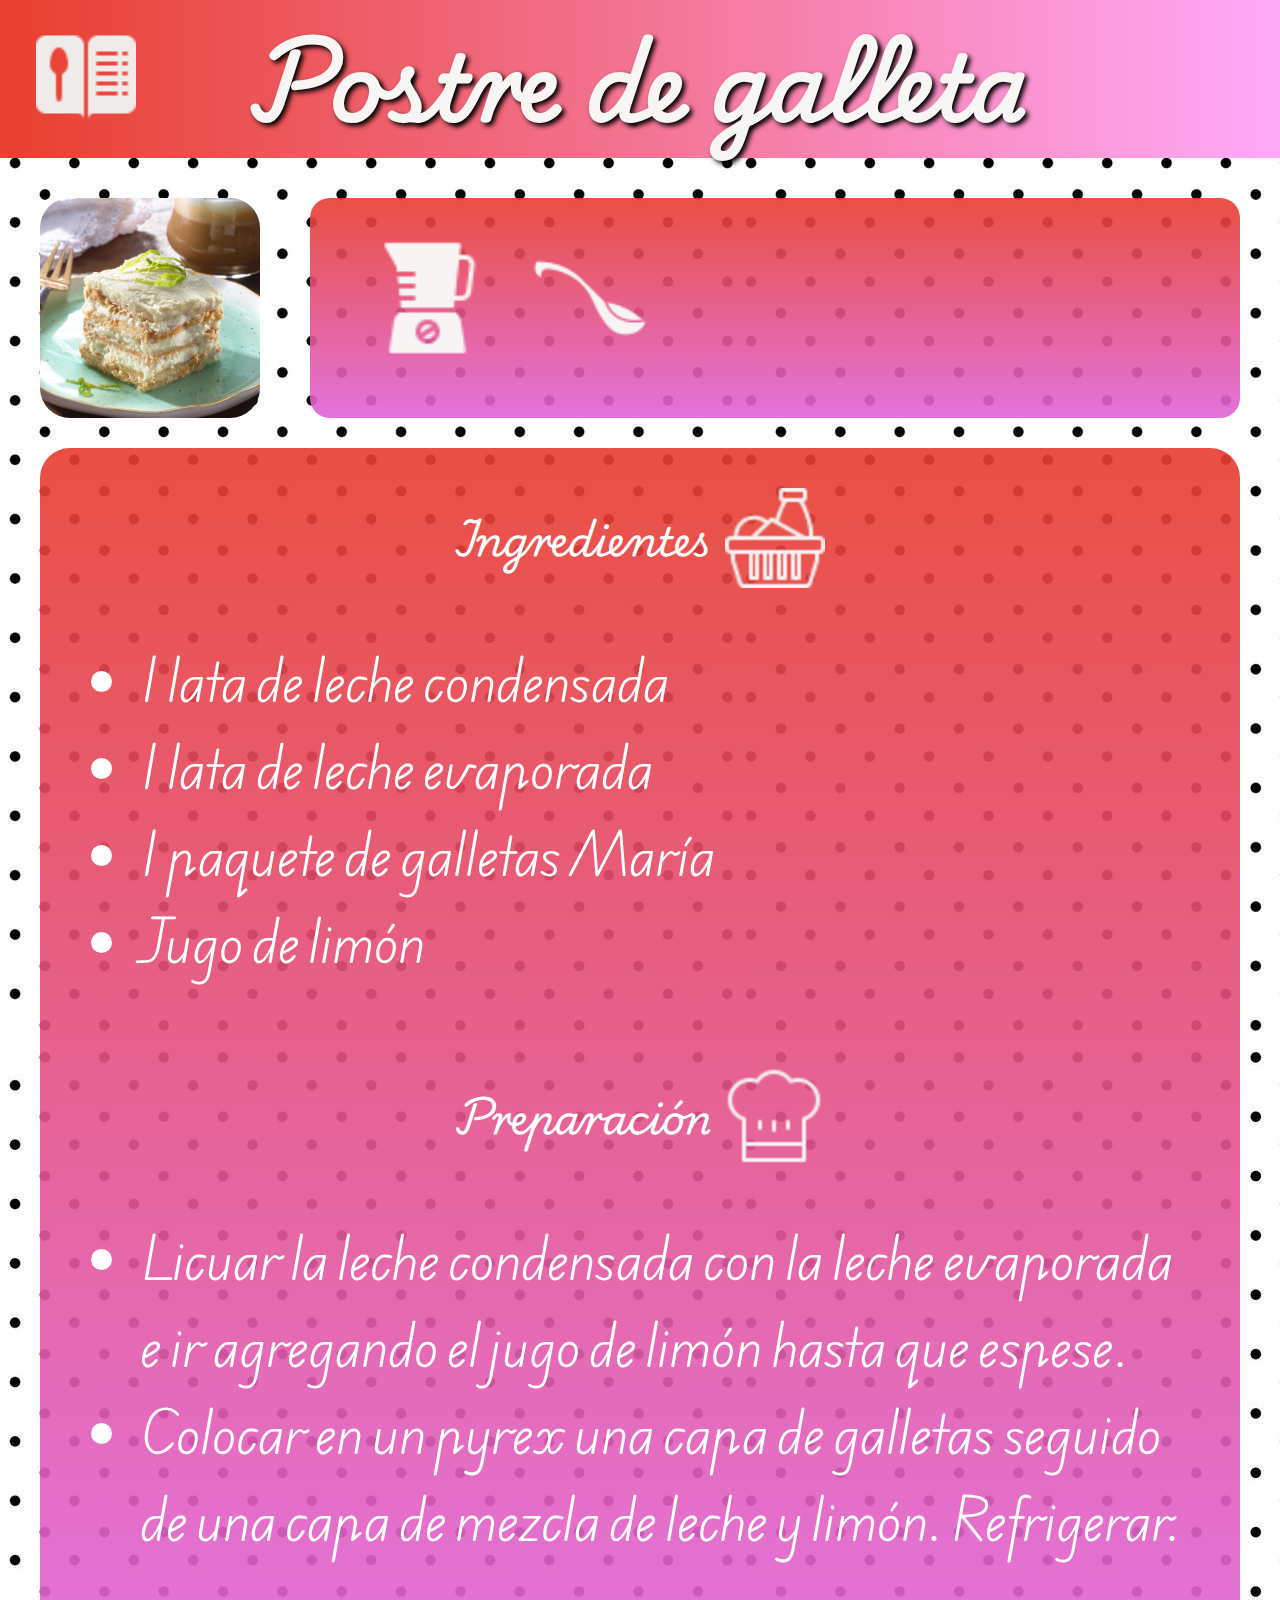
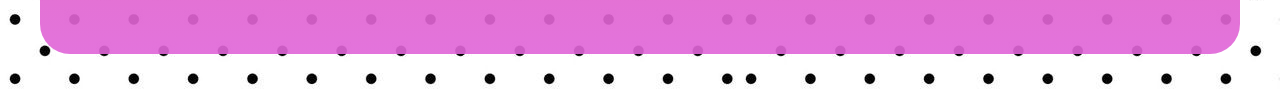
<file: html/cookiedessert.html>
<!DOCTYPE html>
<html>
    <head>
        <link href="../css/menu.css" rel="stylesheet" type="text/css"/>
        <link href="../css/basic.css" rel="stylesheet" type="text/css"/>
        <link href="../css/recipe.css" rel="stylesheet" type="text/css"/>
        <meta charset="utf-8"/>
        <title>Postre de galleta</title>
    </head>
    <body>
        <header class="header">
            <h1>Postre de galleta</h1>
            <button class="open-menu" onclick="document.querySelector('body > .menu').classList.add('open');">
                <img class="open-icon" src="../img/icons/menu.png"/>
            </button>
        </header> 
        <div class="menu">
            <header class="header-menu">
                <div class="title">Menú</div>
                <button class="close-menu" onclick="document.querySelector('body > .menu').classList.remove('open');">
                    <img class="close-icon" src="../img/icons/x.png"/>
                </button>
            </header>
            <a class="category" href="postres.html">
                <img class="icon" src="../img/icons/dessert.png"/>
                <div class="icon-title">Postres</div>
            </a>
            <a class="category" href="cakes.html">
                <img class="icon" src="../img/icons/cake.png"/>
                <div class="icon-title">Queques</div>
            </a>
            <a class="category" href="reposteria.html">
                <img class="icon" src="../img/icons/cookie.png"/>
                <div class="icon-title">Repostería</div>
            </a>
            <a class="category" href="platos.html">
                <img class="icon" src="../img/icons/burger.png"/>
                <div class="icon-title">Platos fuertes</div>
            </a>
        </div>
        <main>
            <div class="photo">
                <img class="img" src="../img/recipes/dessert.jpg" />
                <div class="utensils">
                    <img class="icon" src="../img/icons/licuadora.png"/>
                    <img class="icon" src="../img/icons/cuchara.png"/>
                </div>
            </div>
            <div class="recipe">
                <div class=" content ingredients">
                    <div class="title">
                        <span>Ingredientes</span>
                        <img class="icon" src="../img/icons/ingredientes.png"/>
                    </div>
                    <ul>
                        <li>1 lata de leche condensada</li>
                        <li>1 lata de leche evaporada</li>
                        <li>1 paquete de galletas María</li>
                        <li>Jugo de limón</li>
                    </ul>
                </div>
                <div class=" content preparation">
                    <div class="title">
                        <span>Preparación</span>
                        <img class="icon" src="../img/icons/preparacion.png"/>
                    </div>
                    <ul>
                        <li>Licuar la leche condensada con la leche evaporada e ir agregando el jugo de limón hasta que espese.</li>
                        <li>Colocar en un pyrex una capa de galletas seguido de una capa de mezcla de leche y limón. Refrigerar.</li>
                    </ul>
                </div>
            </div>
        </main>
    </body>
</html>
</file>
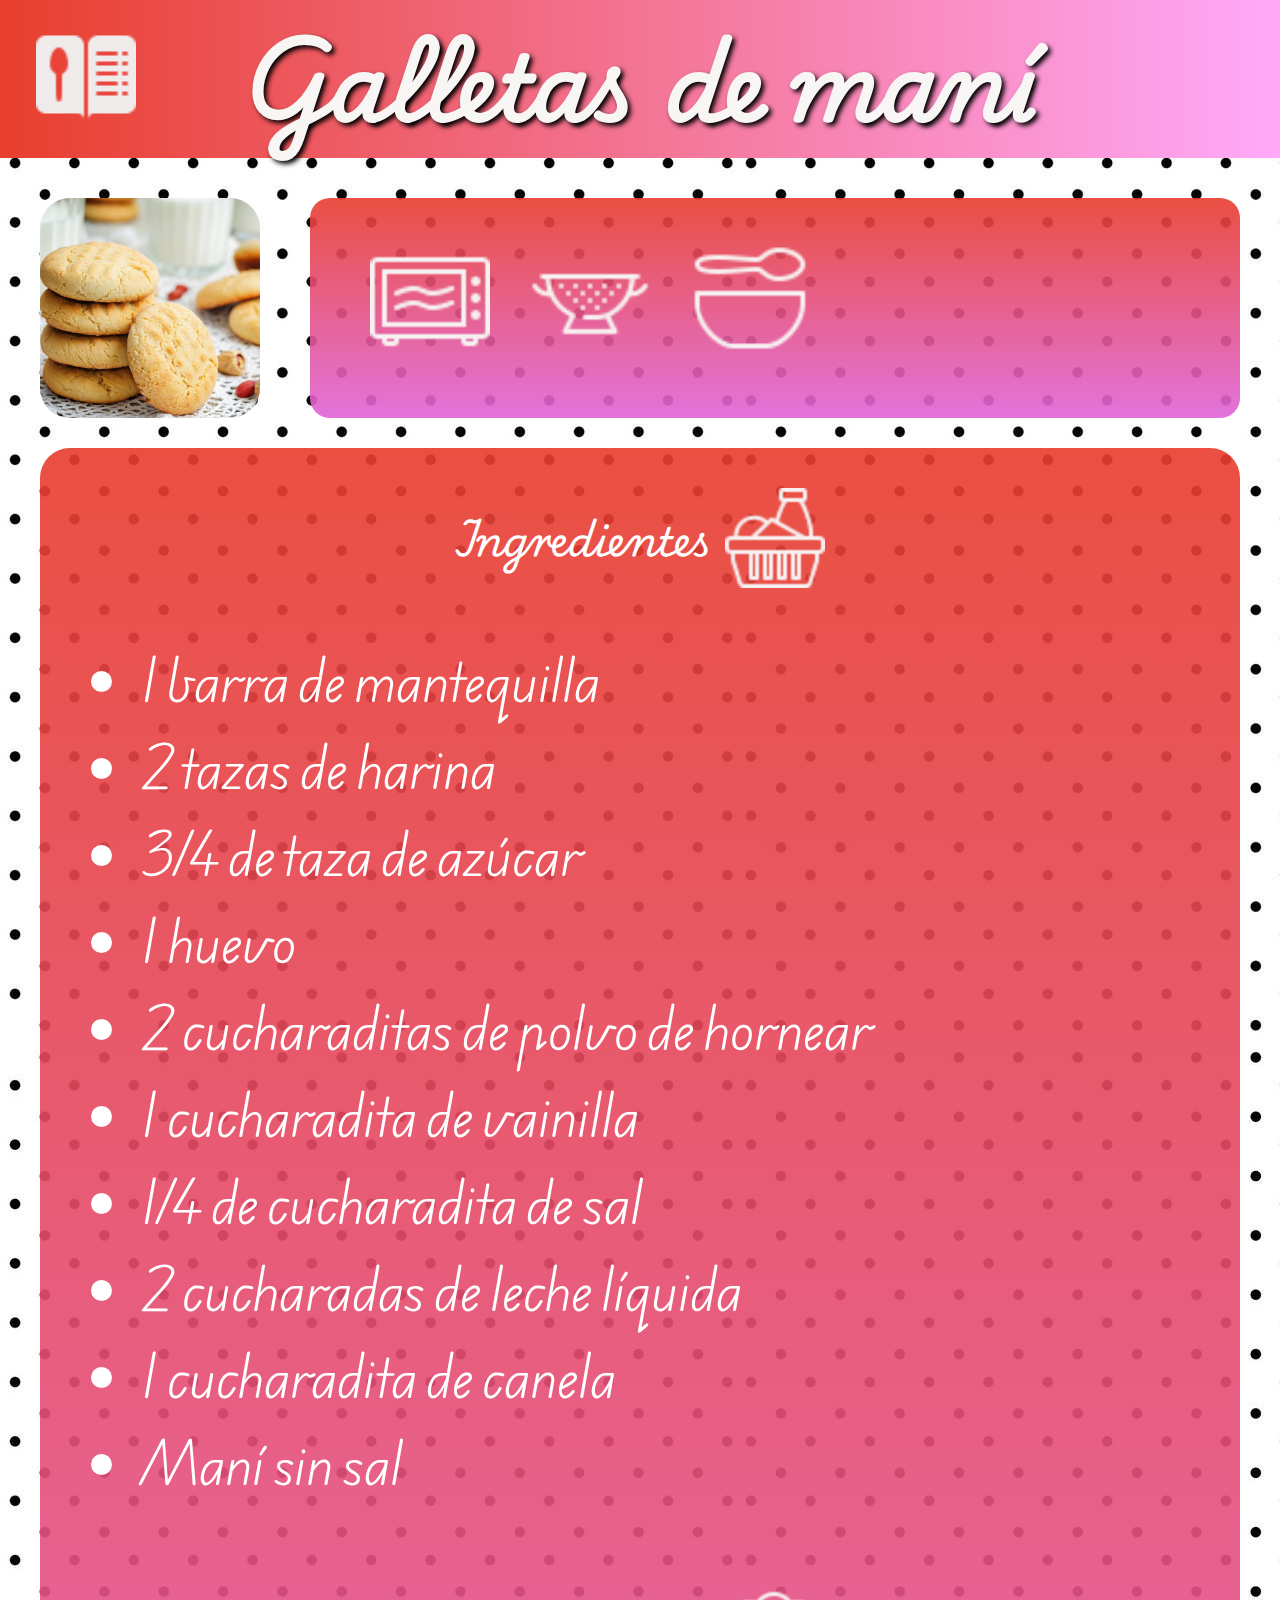
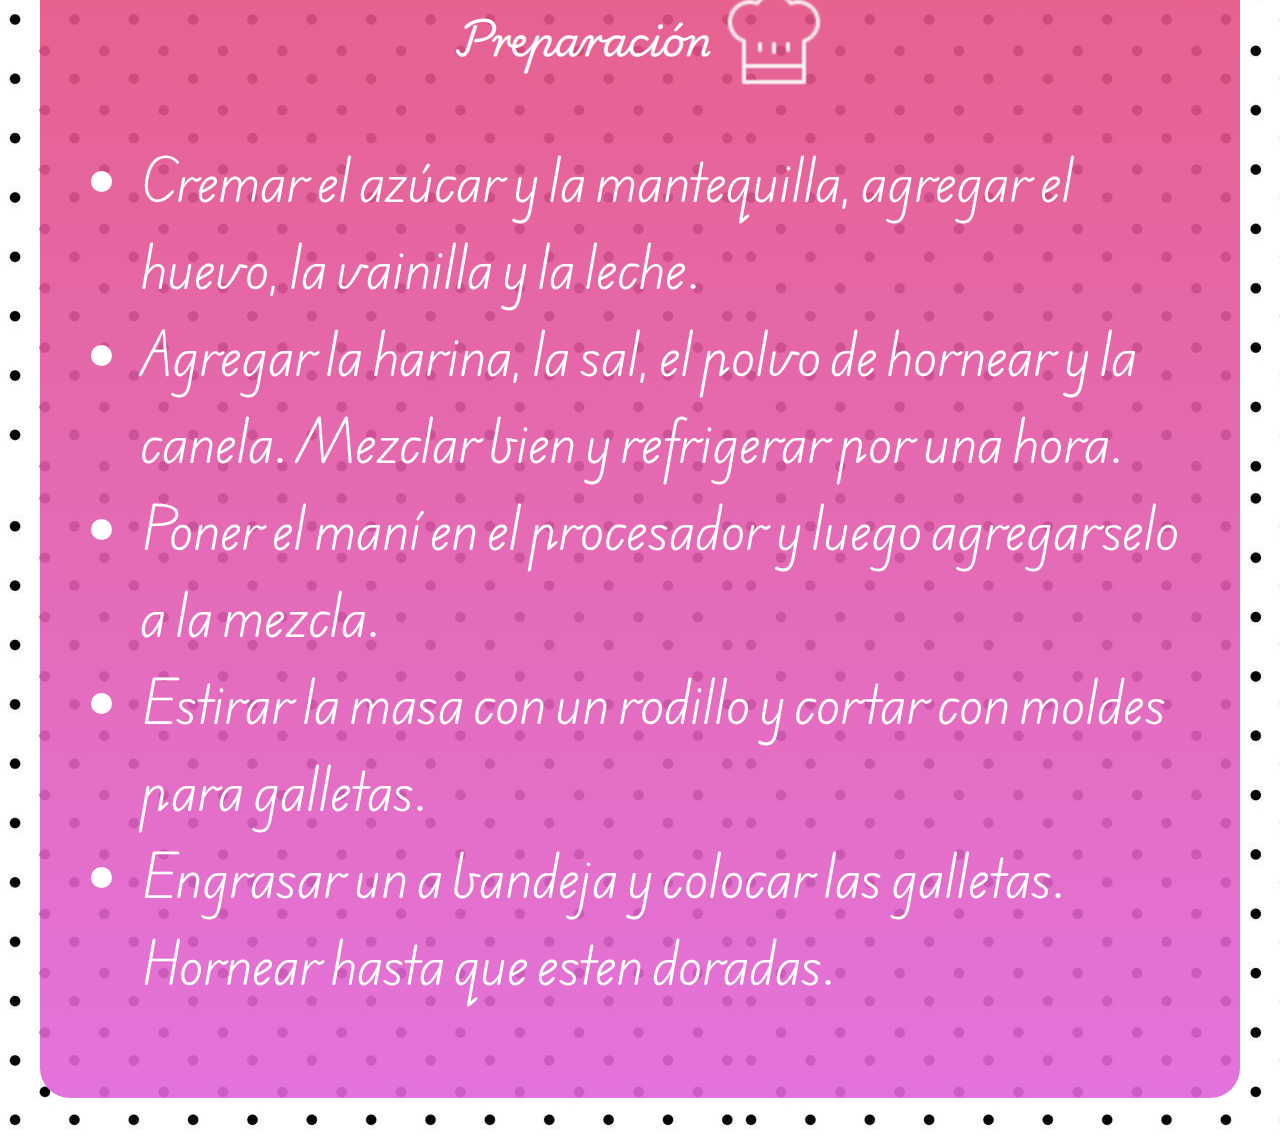
<file: html/cookies.html>
<!DOCTYPE html>
<html>
    <head>
        <link href="../css/menu.css" rel="stylesheet" type="text/css"/>
        <link href="../css/basic.css" rel="stylesheet" type="text/css"/>
        <link href="../css/recipe.css" rel="stylesheet" type="text/css"/>
        <meta charset="utf-8"/>
        <title>Galletas de maní</title>
    </head>
    <body>
        <header class="header">
            <h1>Galletas de maní</h1>
            <button class="open-menu" onclick="document.querySelector('body > .menu').classList.add('open');">
                <img class="open-icon" src="../img/icons/menu.png"/>
            </button>
        </header>
        <div class="menu">
            <header class="header-menu">
                <div class="title">Menú</div>
                <button class="close-menu" onclick="document.querySelector('body > .menu').classList.remove('open');">
                    <img class="close-icon" src="../img/icons/x.png"/>
                </button>
            </header>
            <a class="category" href="postres.html">
                <img class="icon" src="../img/icons/dessert.png"/>
                <div class="icon-title">Postres</div>
            </a>
            <a class="category" href="cakes.html">
                <img class="icon" src="../img/icons/cake.png"/>
                <div class="icon-title">Queques</div>
            </a>
            <a class="category" href="reposteria.html">
                <img class="icon" src="../img/icons/cookie.png"/>
                <div class="icon-title">Repostería</div>
            </a>
            <a class="category" href="platos.html">
                <img class="icon" src="../img/icons/burger.png"/>
                <div class="icon-title">Platos fuertes</div>
            </a>
        </div> 
        <main>
            <div class="photo">
                <img class="img" src="../img/recipes/galletas-mantequilla.jpg" />
                <div class="utensils">
                    <img class="icon" src="../img/icons/horno.png"/>
                    <img class="icon" src="../img/icons/colador.png"/>
                    <img class="icon" src="../img/icons/tazon.png"/>
                </div>
            </div>
            <div class="recipe">
                <div class=" content ingredients">
                    <div class="title">
                        <span>Ingredientes</span>
                        <img class="icon" src="../img/icons/ingredientes.png"/>
                    </div>
                    <ul>
                        <li>1 barra de mantequilla</li>
                        <li>2 tazas de harina</li>
                        <li>3/4 de taza de azúcar</li>
                        <li>1 huevo</li>
                        <li>2 cucharaditas de polvo de hornear</li>
                        <li>1 cucharadita de vainilla</li>
                        <li>1/4 de cucharadita de sal</li>
                        <li>2 cucharadas de leche líquida</li>
                        <li>1 cucharadita de canela</li>
                        <li>Maní sin sal</li>
                    </ul>
                </div>
                <div class="content preparation">
                    <div class="title">
                        <span>Preparación</span>
                        <img class="icon" src="../img/icons/preparacion.png"/>
                    </div>
                    <ul>
                        <li>Cremar el azúcar y la mantequilla, agregar el huevo, la vainilla y la leche.</li>
                        <li>Agregar la harina, la sal, el polvo de hornear y  la canela. Mezclar bien y refrigerar por una hora.</li>
                        <li>Poner el maní en el procesador y luego agregarselo a la mezcla.</li>
                        <li>Estirar la masa con un rodillo y cortar con moldes para galletas.</li>
                        <li>Engrasar un a bandeja y colocar las galletas. Hornear hasta que esten doradas.</li>
                    </ul>
                </div>
            </div>
        </main>
    </body>
</html>
</file>
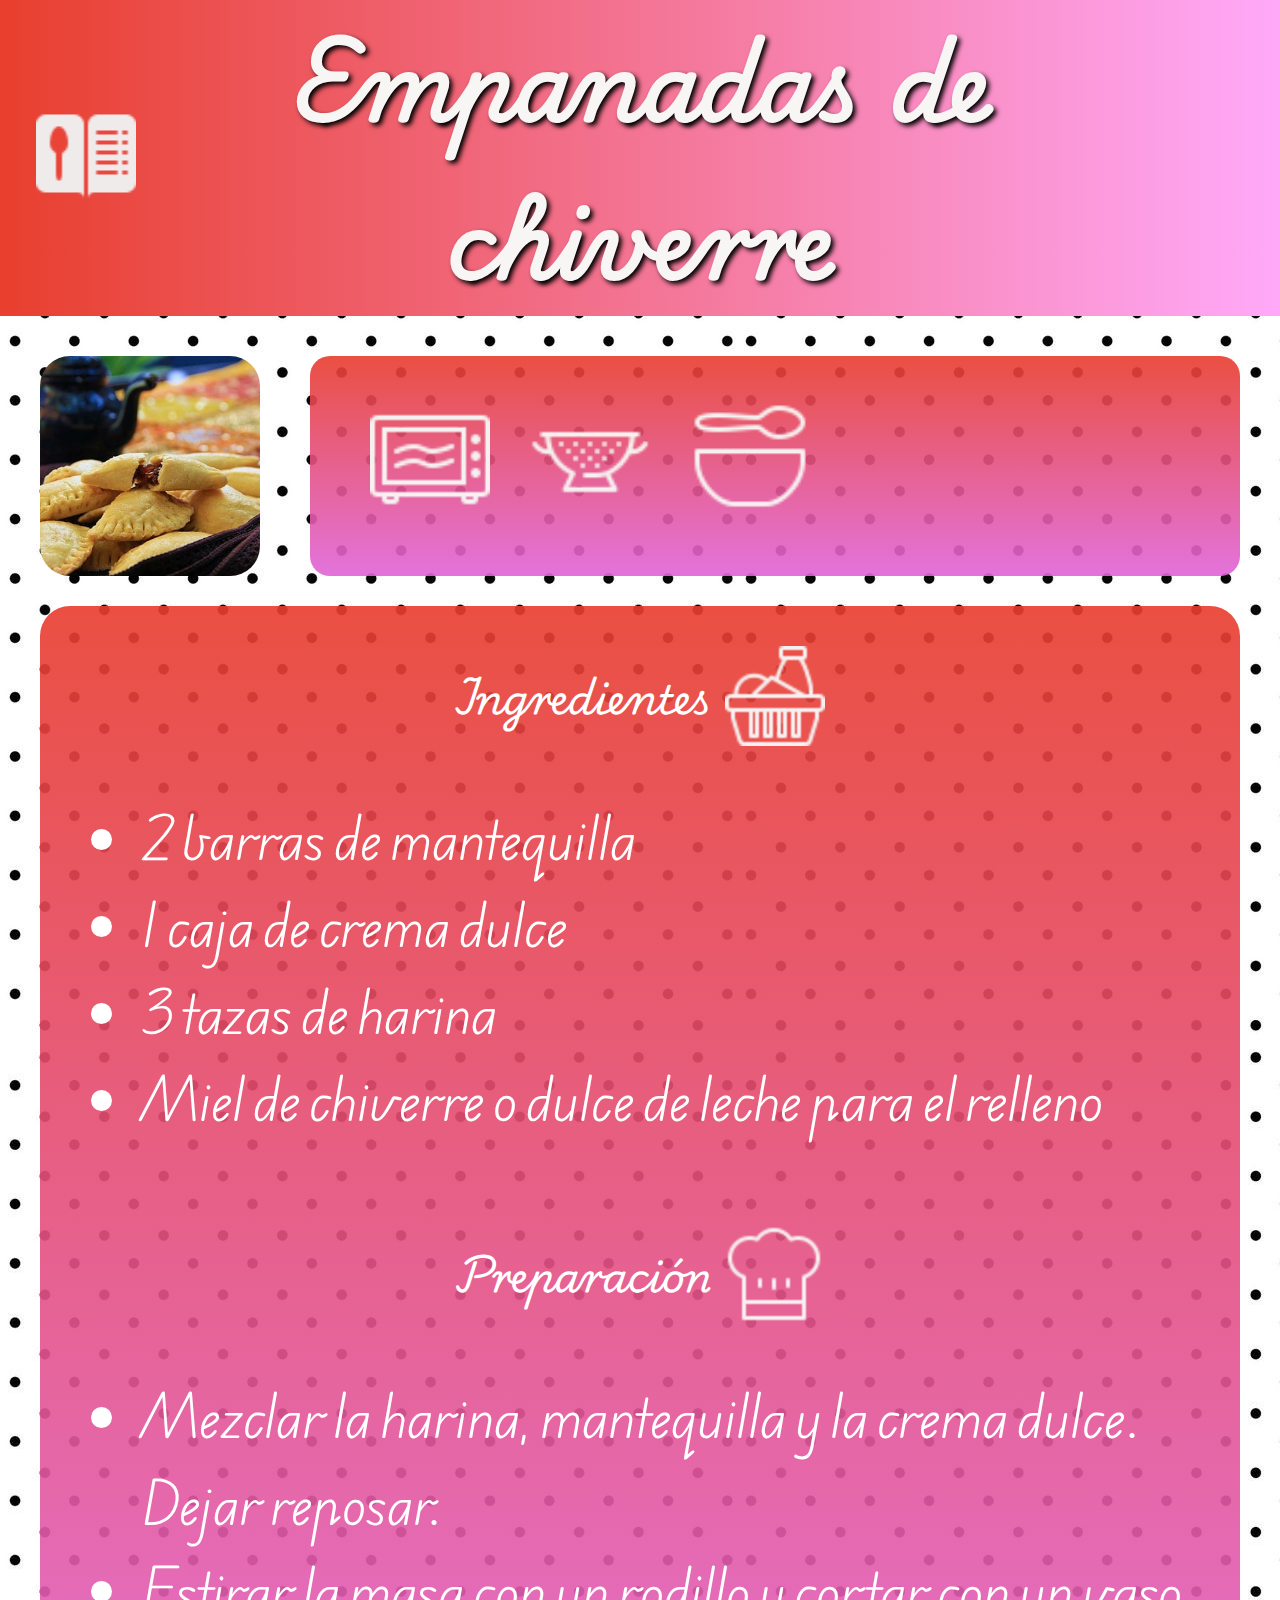
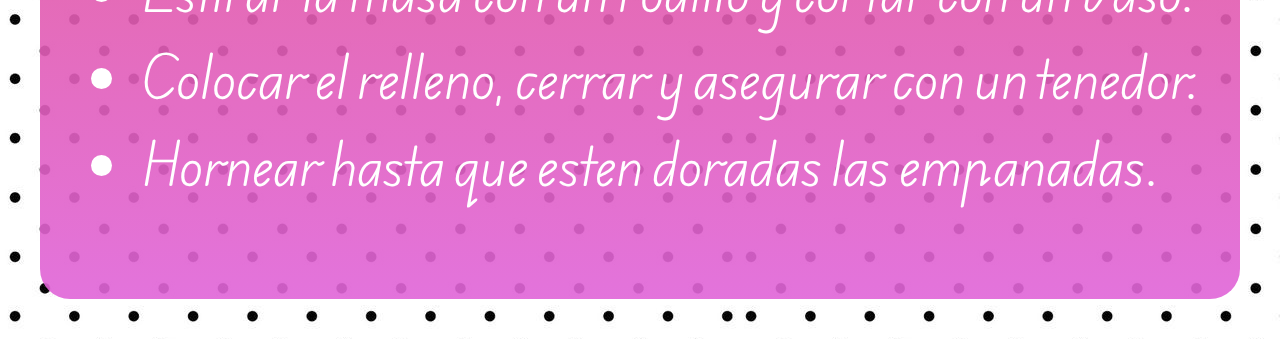
<file: html/empanadas.html>
<!DOCTYPE html>
<html>
    <head>
        <link href="../css/menu.css" rel="stylesheet" type="text/css"/>
        <link href="../css/basic.css" rel="stylesheet" type="text/css"/>
        <link href="../css/recipe.css" rel="stylesheet" type="text/css"/>
        <meta charset="utf-8"/>
        <title>Empanadas de chiverre</title>
    </head>
    <body>
        <header class="header">
            <h1>Empanadas de chiverre</h1>
            <button class="open-menu" onclick="document.querySelector('body > .menu').classList.add('open');">
                <img class="open-icon" src="../img/icons/menu.png"/>
            </button>
        </header> 
        <div class="menu">
            <header class="header-menu">
                <div class="title">Menú</div>
                <button class="close-menu" onclick="document.querySelector('body > .menu').classList.remove('open');">
                    <img class="close-icon" src="../img/icons/x.png"/>
                </button>
            </header>
            <a class="category" href="postres.html">
                <img class="icon" src="../img/icons/dessert.png"/>
                <div class="icon-title">Postres</div>
            </a>
            <a class="category" href="cakes.html">
                <img class="icon" src="../img/icons/cake.png"/>
                <div class="icon-title">Queques</div>
            </a>
            <a class="category" href="reposteria.html">
                <img class="icon" src="../img/icons/cookie.png"/>
                <div class="icon-title">Repostería</div>
            </a>
            <a class="category" href="platos.html">
                <img class="icon" src="../img/icons/burger.png"/>
                <div class="icon-title">Platos fuertes</div>
            </a>
        </div>
        <main>
            <div class="photo">
                <img class="img" src="../img/recipes/empanada.jpg" />
                <div class="utensils">
                    <img class="icon" src="../img/icons/horno.png"/>
                    <img class="icon" src="../img/icons/colador.png"/>
                    <img class="icon" src="../img/icons/tazon.png"/>
                </div>
            </div>
            <div class="recipe">
                <div class=" content ingredients">
                    <div class="title">
                        <span>Ingredientes</span>
                        <img class="icon" src="../img/icons/ingredientes.png"/>
                    </div>
                    <ul>
                        <li>2 barras de mantequilla</li>
                        <li>1 caja de crema dulce</li>
                        <li>3 tazas de harina</li>
                        <li>Miel de chiverre o dulce de leche para el relleno</li>
                    </ul>
                </div>
                <div class=" content preparation">
                    <div class="title">
                        <span>Preparación</span>
                        <img class="icon" src="../img/icons/preparacion.png"/>
                    </div>
                    <ul>
                        <li>Mezclar la harina, mantequilla y la crema dulce. Dejar reposar.</li>
                        <li>Estirar la masa con un rodillo y cortar con un vaso.</li>
                        <li>Colocar el relleno, cerrar y asegurar con un tenedor.</li>
                        <li>Hornear hasta que esten doradas las empanadas.</li>
                    </ul>
                </div>
            </div>
        </main>
    </body>
</html>
</file>
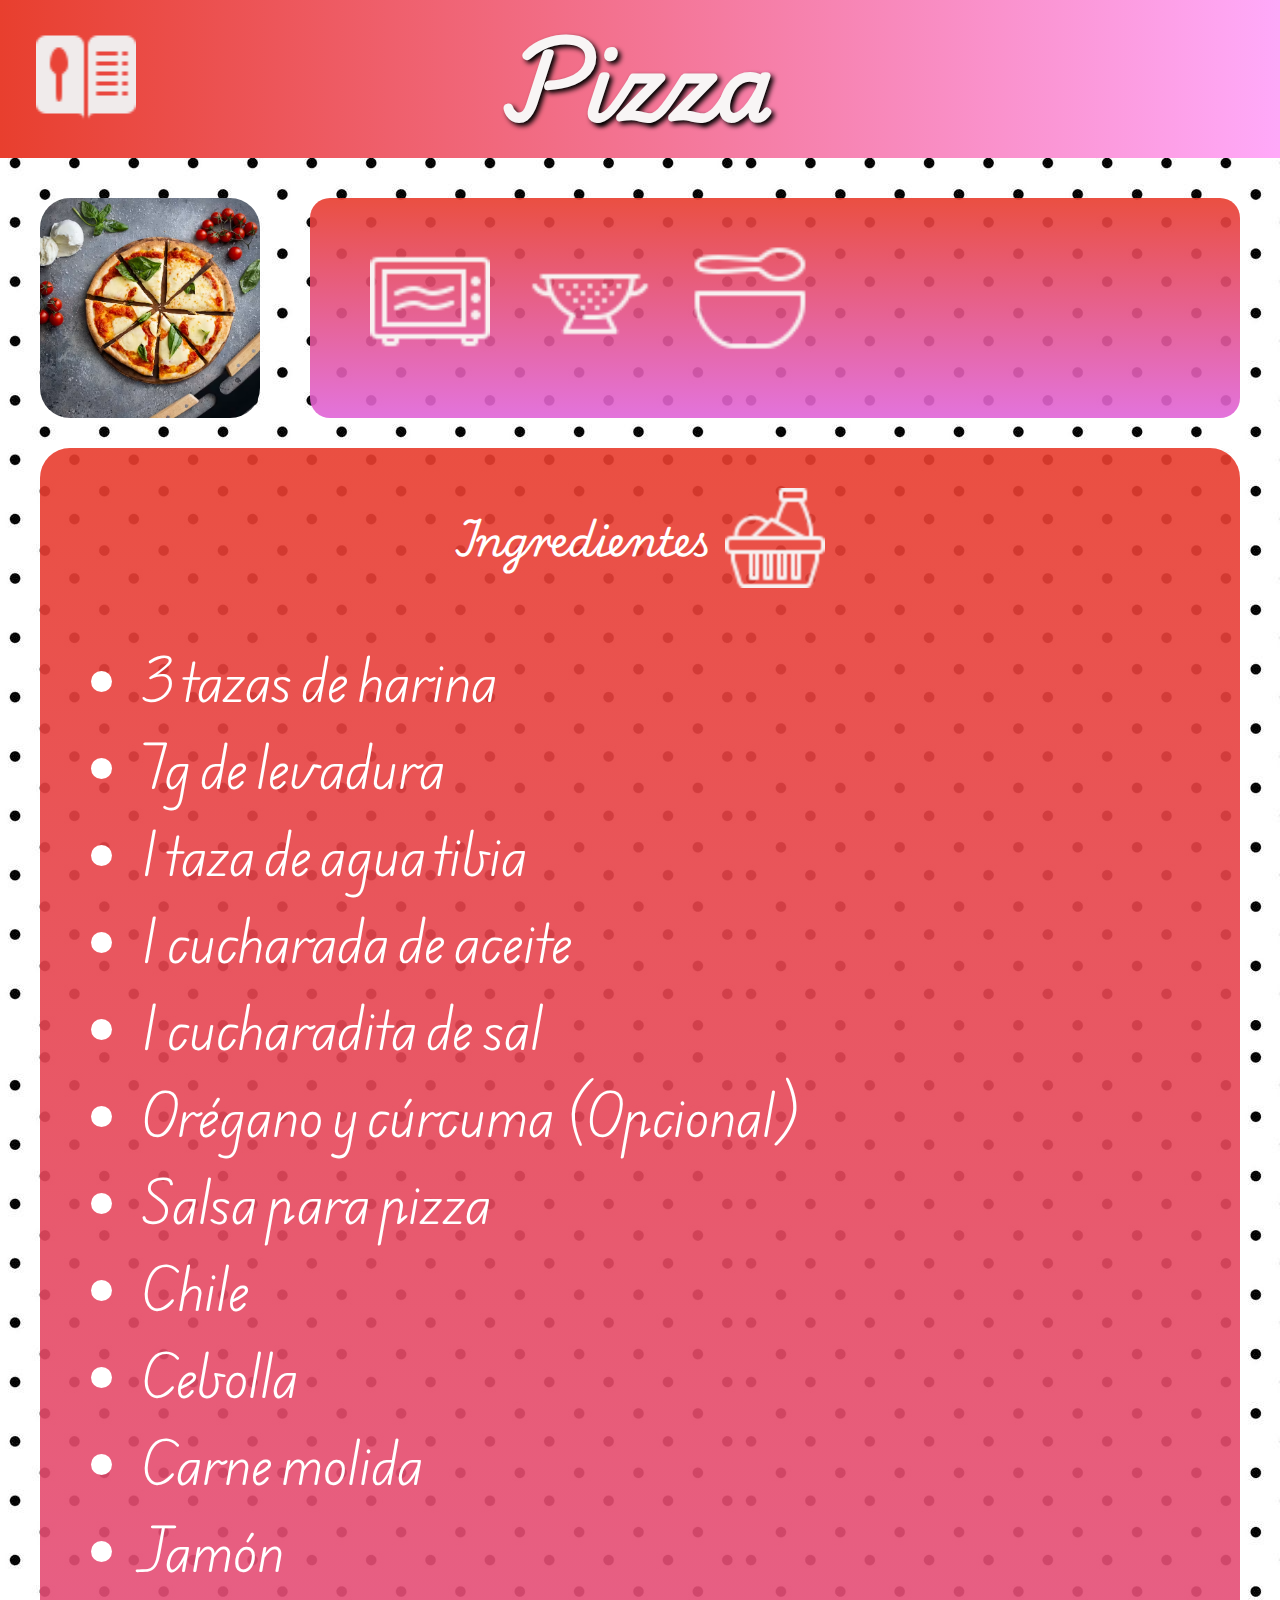
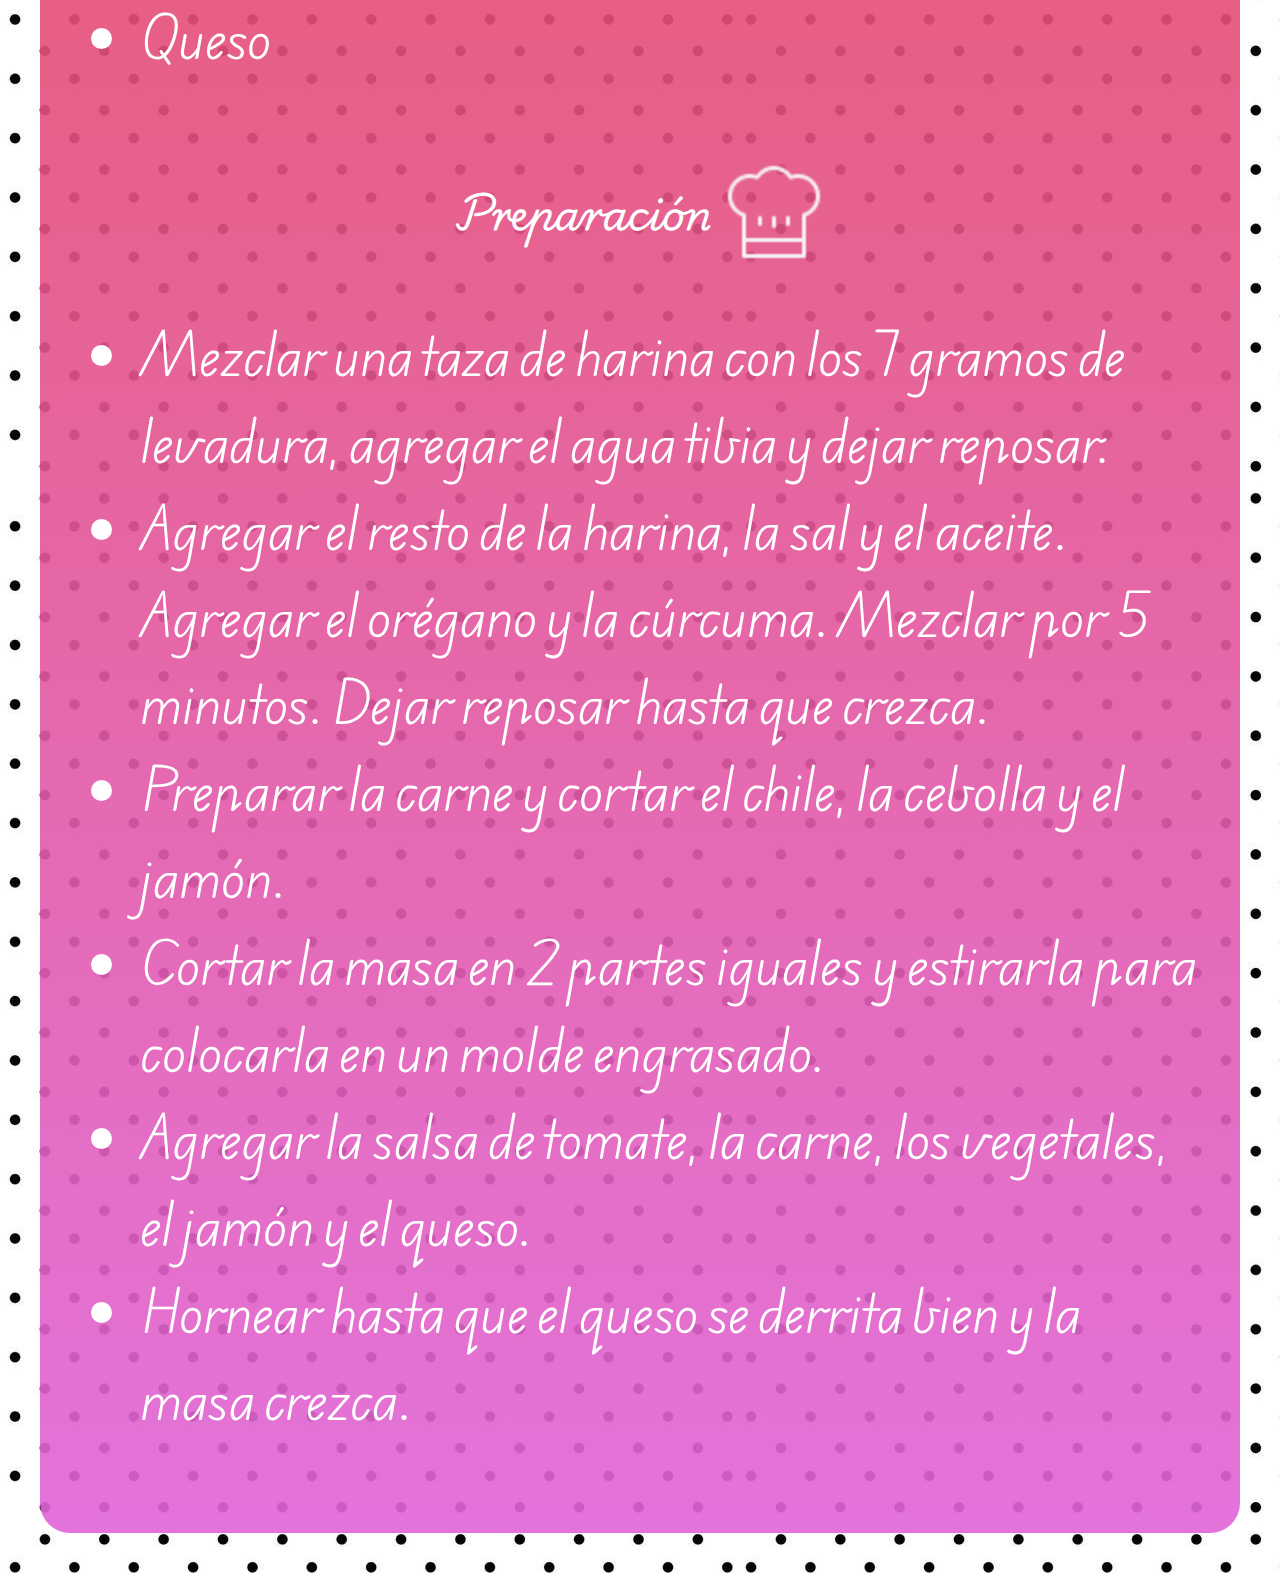
<file: html/pizza.html>
<!DOCTYPE html>
<html>
    <head>
        <link href="../css/menu.css" rel="stylesheet" type="text/css"/>
        <link href="../css/basic.css" rel="stylesheet" type="text/css"/>
        <link href="../css/recipe.css" rel="stylesheet" type="text/css"/>
        <meta charset="utf-8"/>
        <title>Pizza</title>
    </head>
    <body>
        <header class="header">
            <h1>Pizza</h1>
            <button class="open-menu" onclick="document.querySelector('body > .menu').classList.add('open');">
                <img class="open-icon" src="../img/icons/menu.png"/>
            </button>
        </header>
        <div class="menu">
            <header class="header-menu">
                <div class="title">Menú</div>
                <button class="close-menu" onclick="document.querySelector('body > .menu').classList.remove('open');">
                    <img class="close-icon" src="../img/icons/x.png"/>
                </button>
            </header>
            <a class="category" href="postres.html">
                <img class="icon" src="../img/icons/dessert.png"/>
                <div class="icon-title">Postres</div>
            </a>
            <a class="category" href="cakes.html">
                <img class="icon" src="../img/icons/cake.png"/>
                <div class="icon-title">Queques</div>
            </a>
            <a class="category" href="reposteria.html">
                <img class="icon" src="../img/icons/cookie.png"/>
                <div class="icon-title">Repostería</div>
            </a>
            <a class="category" href="platos.html">
                <img class="icon" src="../img/icons/burger.png"/>
                <div class="icon-title">Platos fuertes</div>
            </a>
        </div>
        <main>
            <div class="photo">
                <img class="img" src="../img/recipes/pizza.avif" />
                <div class="utensils">
                    <img class="icon" src="../img/icons/horno.png"/>
                    <img class="icon" src="../img/icons/colador.png"/>
                    <img class="icon" src="../img/icons/tazon.png"/>
                </div>
            </div>
            <div class="recipe">
                <div class=" content ingredients">
                    <div class="title">
                        <span>Ingredientes</span>
                        <img class="icon" src="../img/icons/ingredientes.png"/>
                    </div>
                    <ul>
                        <li>3 tazas de harina</li>
                        <li>7g de levadura</li>
                        <li>1 taza de agua tibia</li>
                        <li>1 cucharada de aceite</li>
                        <li>1 cucharadita de sal</li>
                        <li>Orégano y cúrcuma (Opcional)</li>
                        <li>Salsa para pizza</li>
                        <li>Chile</li>
                        <li>Cebolla</li>
                        <li>Carne molida</li>
                        <li>Jamón</li>
                        <li>Queso</li>
                    </ul>
                </div>
                <div class="content preparation">
                    <div class="title">
                        <span>Preparación</span>
                        <img class="icon" src="../img/icons/preparacion.png"/>
                    </div>
                    <ul>
                        <li>Mezclar una taza de harina con los 7 gramos de levadura, agregar el agua tibia y dejar reposar.</li>
                        <li>Agregar el resto de la harina, la sal y el aceite. Agregar el orégano y la cúrcuma. Mezclar por 5 minutos. Dejar reposar hasta que crezca.</li>
                        <li>Preparar la carne y cortar el chile, la cebolla y el jamón.</li>
                        <li>Cortar la masa en 2 partes iguales y estirarla para colocarla en un molde engrasado.</li>
                        <li>Agregar la salsa de tomate, la carne, los vegetales, el jamón y el queso.</li>
                        <li>Hornear hasta que el queso se derrita bien y la masa crezca.</li>
                    </ul>
                </div>
            </div>
        </main>
    </body>
</html>
</file>
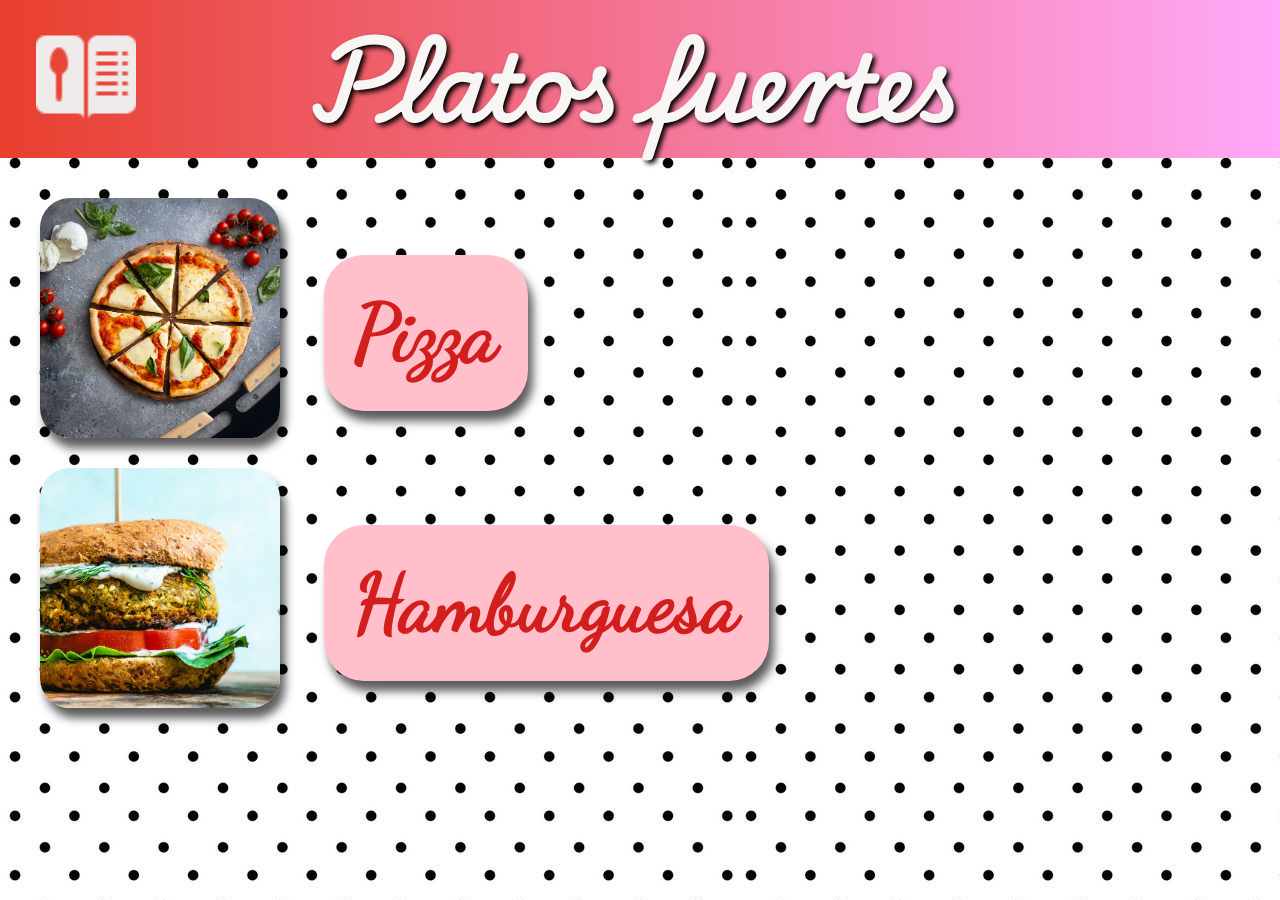
<file: html/platos.html>
<!DOCTYPE html>
<html>
    <head>
        <link href="../css/menu.css" rel="stylesheet" type="text/css"/>
        <link href="../css/basic.css" rel="stylesheet" type="text/css"/>
        <link href="../css/recipes.css" rel="stylesheet" type="text/css"/>
        <meta charset="utf-8"/>
        <title>Postres</title>
    </head>
    <body>
        <header class="header">
            <button class="open-menu" onclick="document.querySelector('body > .menu').classList.add('open');">
                <img class="open-icon" src="../img/icons/menu.png"/>
            </button>
            <h1>Platos fuertes</h1>
        </header>
        <div class="menu">
            <header class="header-menu">
                <div class="title">Menú</div>
                <button class="close-menu" onclick="document.querySelector('body > .menu').classList.remove('open');">
                    <img class="close-icon" src="../img/icons/x.png"/>
                </button>
            </header>
            <a class="category" href="postres.html">
                <img class="icon" src="../img/icons/dessert.png"/>
                <div class="icon-title">Postres</div>
            </a>
            <a class="category" href="cakes.html">
                <img class="icon" src="../img/icons/cake.png"/>
                <div class="icon-title">Queques</div>
            </a>
            <a class="category" href="reposteria.html">
                <img class="icon" src="../img/icons/cookie.png"/>
                <div class="icon-title">Repostería</div>
            </a>
            <a class="category" href="platos.html">
                <img class="icon" src="../img/icons/burger.png"/>
                <div class="icon-title">Platos fuertes</div>
            </a>
        </div>
        <main>
            <a class="recipe" href="pizza.html">
                <img class="img" src="../img/recipes/pizza.avif"/>
                <div class="name">Pizza</div>
            </a>
            <a class="recipe" href="burger.html">
                <img class="img" src="../img/recipes/falafel-burger.jpg"/>
                <div class="name">Hamburguesa</div>
            </a>
        </main>
    </body>
</html>
</file>
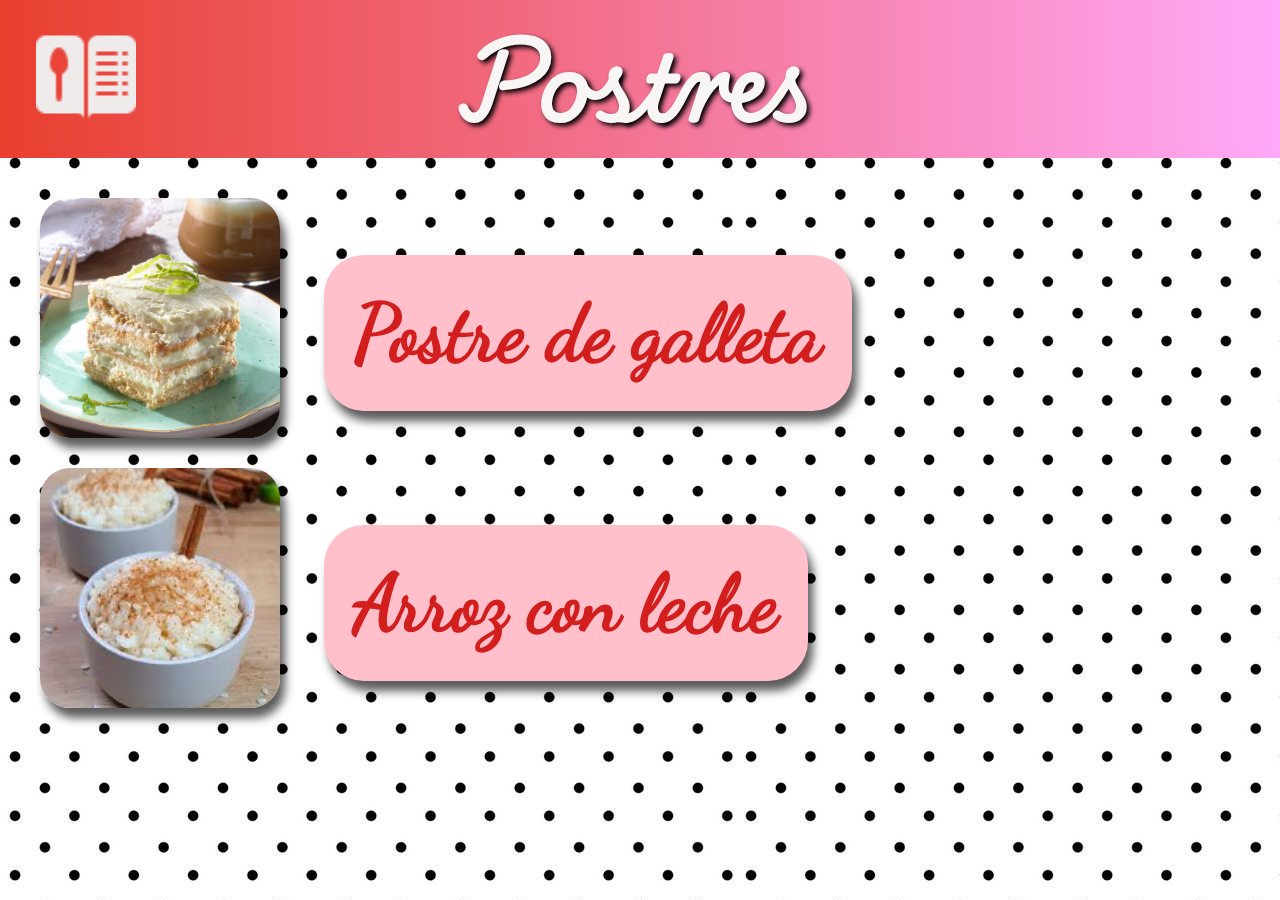
<file: html/postres.html>
<!DOCTYPE html>
<html>
    <head>
        <link href="../css/menu.css" rel="stylesheet" type="text/css"/>
        <link href="../css/basic.css" rel="stylesheet" type="text/css"/>
        <link href="../css/recipes.css" rel="stylesheet" type="text/css"/>
        <meta charset="utf-8"/>
        <title>Postres</title>
    </head>
    <body>
        <header class="header">
            <button class="open-menu" onclick="document.querySelector('body > .menu').classList.add('open');">
                <img class="open-icon" src="../img/icons/menu.png"/>
            </button>
            <h1>Postres</h1>
        </header>
        <div class="menu">
            <header class="header-menu">
                <div class="title">Menú</div>
                <button class="close-menu" onclick="document.querySelector('body > .menu').classList.remove('open');">
                    <img class="close-icon" src="../img/icons/x.png"/>
                </button>
            </header>
            <a class="category" href="postres.html">
                <img class="icon" src="../img/icons/dessert.png"/>
                <div class="icon-title">Postres</div>
            </a>
            <a class="category" href="cakes.html">
                <img class="icon" src="../img/icons/cake.png"/>
                <div class="icon-title">Queques</div>
            </a>
            <a class="category" href="reposteria.html">
                <img class="icon" src="../img/icons/cookie.png"/>
                <div class="icon-title">Repostería</div>
            </a>
            <a class="category" href="platos.html">
                <img class="icon" src="../img/icons/burger.png"/>
                <div class="icon-title">Platos fuertes</div>
            </a>
        </div>
        <main>
            <a class="recipe" href="cookiedessert.html">
                <img class="img" src="../img/recipes/dessert.jpg"/>
                <div class="name">Postre de galleta</div>
            </a>
            <a class="recipe" href="ricepudding.html">
                <img class="img" src="../img/recipes/rice.jfif"/>
                <div class="name">Arroz con leche</div>
            </a>
        </main>
        
    </body>
</html>
</file>
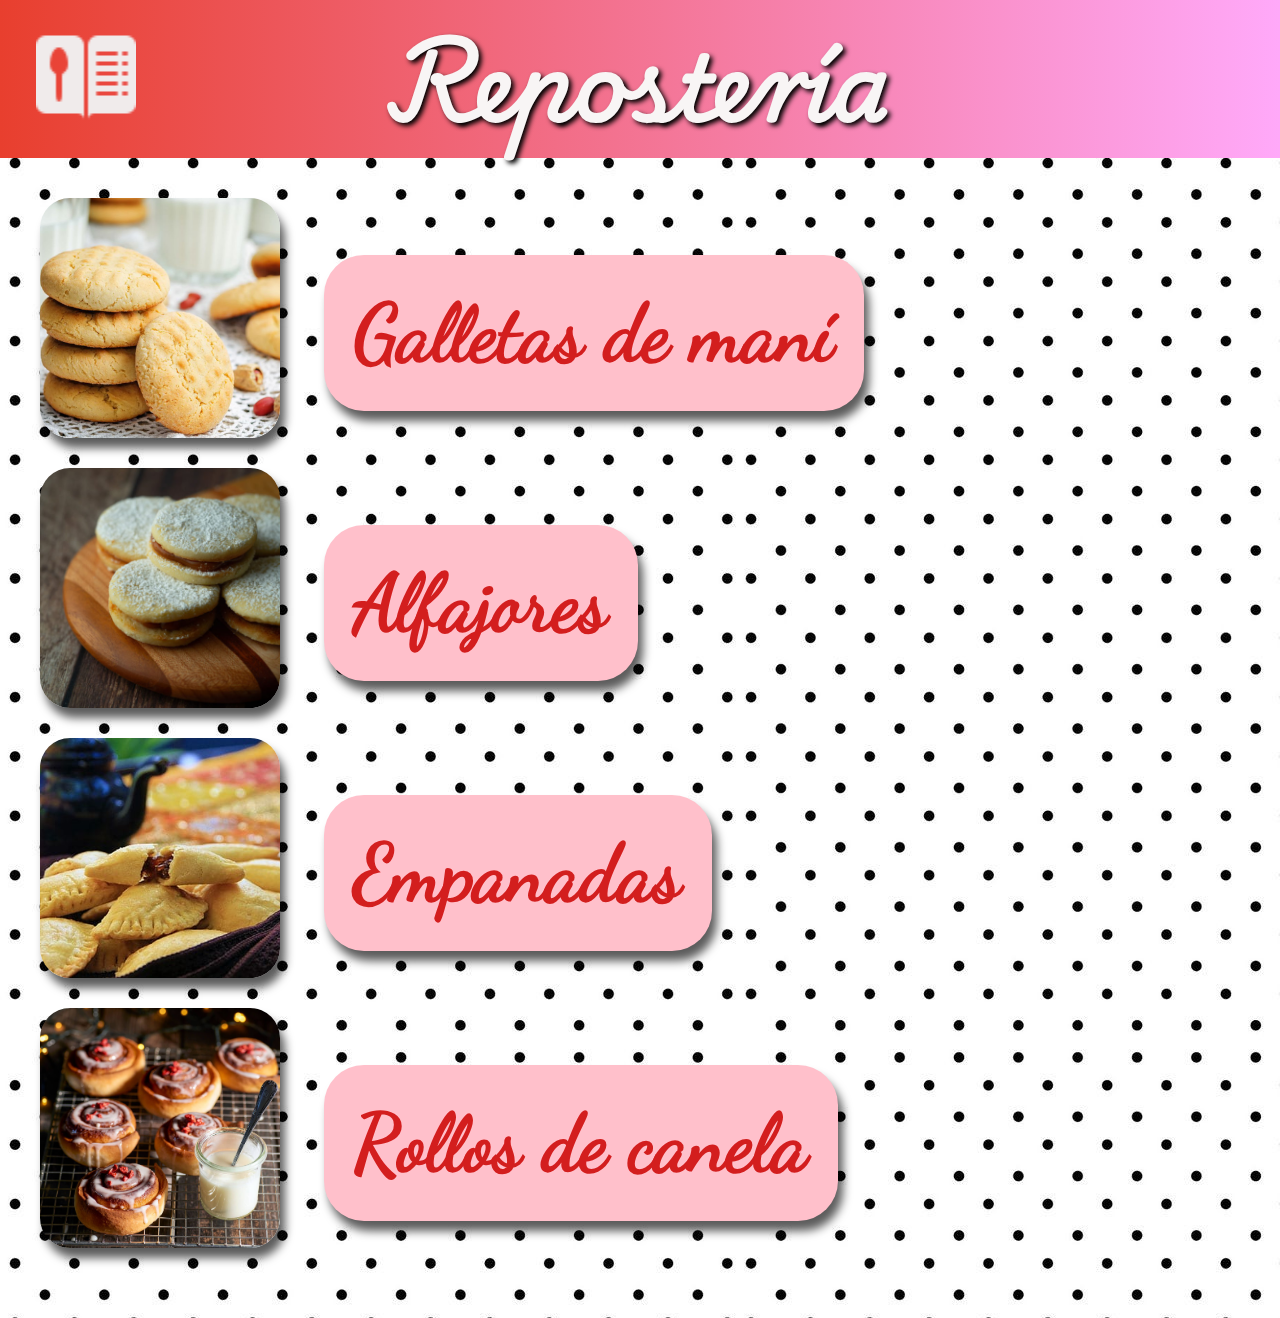
<file: html/reposteria.html>
<!DOCTYPE html>
<html>
    <head>
        <link href="../css/menu.css" rel="stylesheet" type="text/css"/>
        <link href="../css/basic.css" rel="stylesheet" type="text/css"/>
        <link href="../css/recipes.css" rel="stylesheet" type="text/css"/>
        <meta charset="utf-8"/>
        <title>Postres</title>
    </head>
    <body>
        <header class="header">
            <button class="open-menu" onclick="document.querySelector('body > .menu').classList.add('open');">
                <img class="open-icon" src="../img/icons/menu.png"/>
            </button>
            <h1>Repostería</h1>
        </header>
        <div class="menu">
            <header class="header-menu">
                <div class="title">Menú</div>
                <button class="close-menu" onclick="document.querySelector('body > .menu').classList.remove('open');">
                    <img class="close-icon" src="../img/icons/x.png"/>
                </button>
            </header>
            <a class="category" href="postres.html">
                <img class="icon" src="../img/icons/dessert.png"/>
                <div class="icon-title">Postres</div>
            </a>
            <a class="category" href="cakes.html">
                <img class="icon" src="../img/icons/cake.png"/>
                <div class="icon-title">Queques</div>
            </a>
            <a class="category" href="reposteria.html">
                <img class="icon" src="../img/icons/cookie.png"/>
                <div class="icon-title">Repostería</div>
            </a>
            <a class="category" href="platos.html">
                <img class="icon" src="../img/icons/burger.png"/>
                <div class="icon-title">Platos fuertes</div>
            </a>
        </div>
        <main>
            <a class="recipe" href="cookies.html">
                <img class="img" src="../img/recipes/galletas-mantequilla.jpg"/>
                <div class="name">Galletas de maní</div>
            </a>
            <a class="recipe" href="alfajores.html">
                <img class="img" src="../img/recipes/alfajores.jpg"/>
                <div class="name">Alfajores</div>
            </a>
            <a class="recipe" href="empanadas.html">
                <img class="img" src="../img/recipes/empanada.jpg"/>
                <div class="name">Empanadas</div>
            </a>
            <a class="recipe" href="cinnabon.html">
                <img class="img" src="../img/recipes/rollos-canela.jpg"/>
                <div class="name">Rollos de canela</div>
            </a>
        </main>
    </body>
</html>
</file>
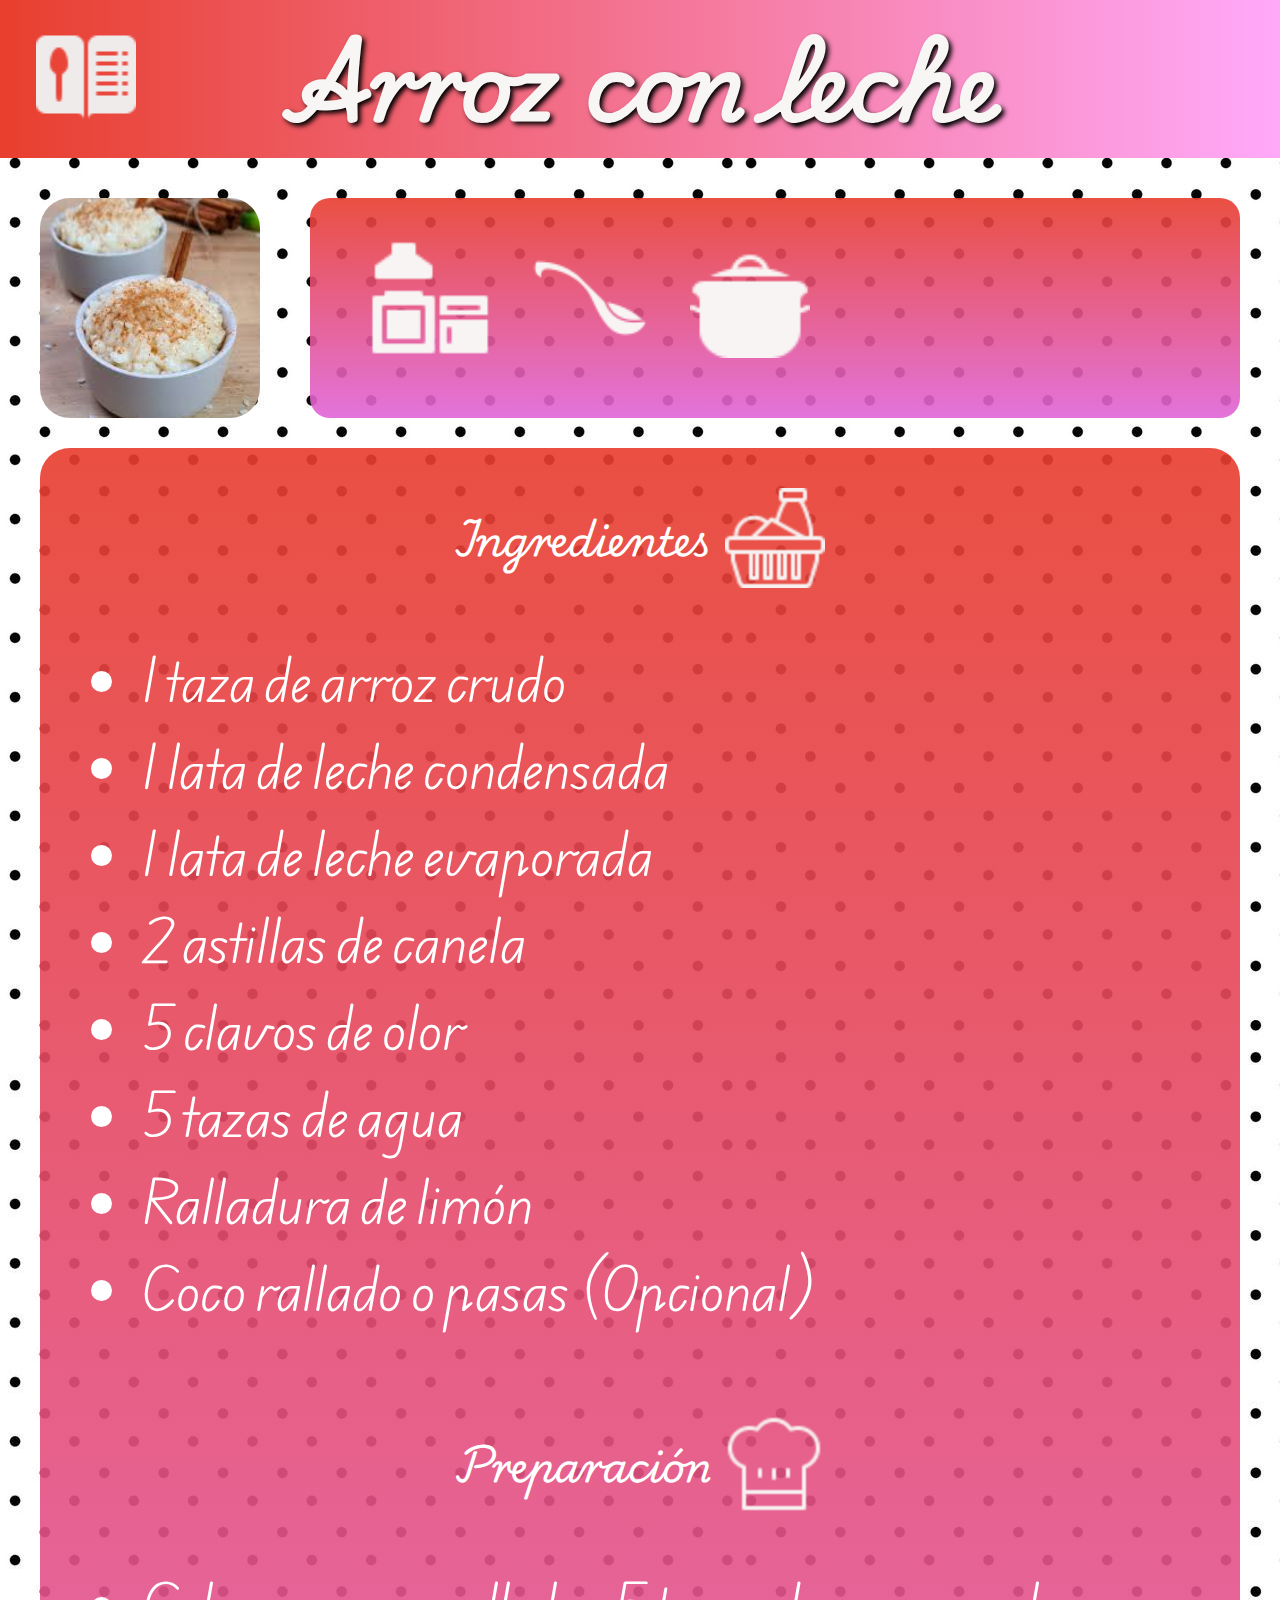
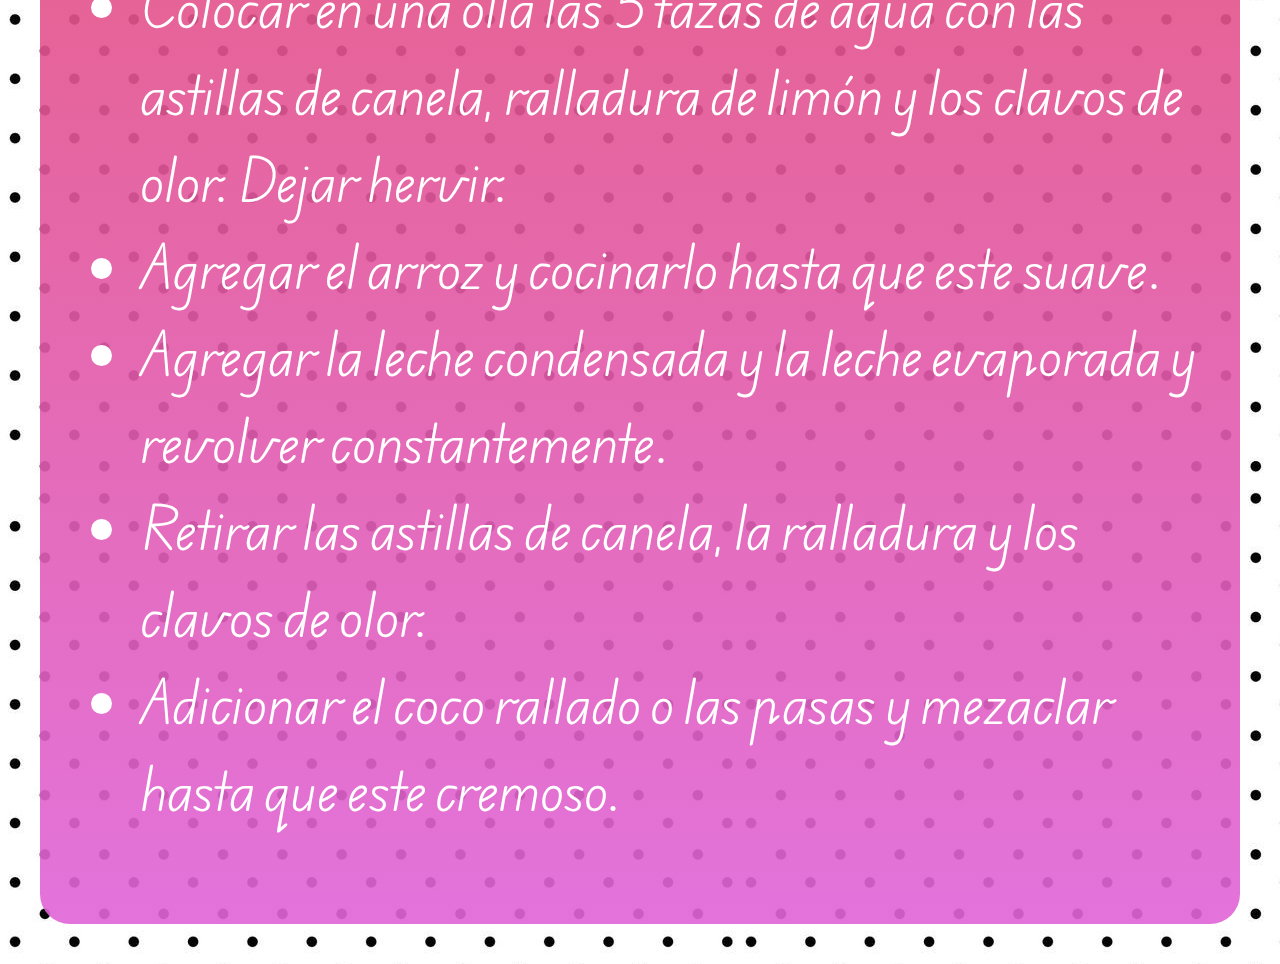
<file: html/ricepudding.html>
<!DOCTYPE html>
<html>
    <head>
        <link href="../css/menu.css" rel="stylesheet" type="text/css"/>
        <link href="../css/basic.css" rel="stylesheet" type="text/css"/>
        <link href="../css/recipe.css" rel="stylesheet" type="text/css"/>
        <meta charset="utf-8"/>
        <title>Arroz con leche</title>
    </head>
    <body>
        <header class="header">
            <h1>Arroz con leche</h1>
            <button class="open-menu" onclick="document.querySelector('body > .menu').classList.add('open');">
                <img class="open-icon" src="../img/icons/menu.png"/>
            </button>
        </header>
        <div class="menu">
            <header class="header-menu">
                <div class="title">Menú</div>
                <button class="close-menu" onclick="document.querySelector('body > .menu').classList.remove('open');">
                    <img class="close-icon" src="../img/icons/x.png"/>
                </button>
            </header>
            <a class="category" href="postres.html">
                <img class="icon" src="../img/icons/dessert.png"/>
                <div class="icon-title">Postres</div>
            </a>
            <a class="category" href="cakes.html">
                <img class="icon" src="../img/icons/cake.png"/>
                <div class="icon-title">Queques</div>
            </a>
            <a class="category" href="reposteria.html">
                <img class="icon" src="../img/icons/cookie.png"/>
                <div class="icon-title">Repostería</div>
            </a>
            <a class="category" href="platos.html">
                <img class="icon" src="../img/icons/burger.png"/>
                <div class="icon-title">Platos fuertes</div>
            </a>
        </div>
        <main>
            <div class="photo">
                <img class="img" src="../img/recipes/rice.jfif" />
                <div class="utensils">
                    <img class="icon" src="../img/icons/cocina.png"/>
                    <img class="icon" src="../img/icons/cuchara.png"/>
                    <img class="icon" src="../img/icons/olla.png"/>
                </div>
            </div>
            <div class="recipe">
                <div class="content ingredients">
                    <div class="title">
                        <span>Ingredientes</span>
                        <img class="icon" src="../img/icons/ingredientes.png"/>
                    </div>
                    <ul>
                        <li>1 taza de arroz crudo</li>
                        <li>1 lata de leche condensada</li>
                        <li>1 lata de leche evaporada</li>
                        <li>2 astillas de canela</li>
                        <li> 5 clavos de olor</li>
                        <li>5 tazas de agua</li>
                        <li>Ralladura de limón</li>
                        <li>Coco rallado o pasas (Opcional)</li>
                    </ul>
                </div>
                <div class="content preparation">
                    <div class="title">
                        <span>Preparación</span>
                        <img class="icon" src="../img/icons/preparacion.png"/>
                    </div>
                    <ul>
                        <li>Colocar en una olla las 5 tazas de agua con las astillas de canela, ralladura de limón y los clavos de olor. Dejar hervir.</li>
                        <li>Agregar el arroz y cocinarlo hasta que este suave.</li>
                        <li>Agregar la leche condensada y la leche evaporada y revolver constantemente.</li>
                        <li>Retirar las astillas de canela, la ralladura y los clavos de olor.</li>
                        <li>Adicionar el coco rallado o las pasas y mezaclar hasta que este cremoso.</li>
                    </ul>
                </div>
            </div>
        </main>
    </body>
</html>
</file>
<file: css/basic.css>
@font-face {
    font-family: "Playwrite";
    src: url("../font/PlaywriteDELA-Regular.ttf");
}
@font-face {
    font-family: "Edu";
    src: url("../font/EduAUVICWANTHand-Regular.ttf");
}
@font-face {
    font-family: "Cutive";
    src: url("../font//CutiveMono-Regular.ttf");
}
@font-face {
    font-family: "Dancing";
    src: url("../font/DancingScript-Regular.ttf");
}
*{
    box-sizing: border-box;
}
a, a:active, a:focus, a:visited{
    text-decoration: none;
    outline-style: none;
}
button, button:active, button:focus, button:hover{
    border: 0px;
    border-style: none;
    outline-style: none;
}
html{
    height: 100%;
}
body{
    background-image: url("../img/bg.jpg");
    margin: 0px;
    position: relative;
}
body > .header{
    background-image: linear-gradient(to right, #e83f2e, #ffa9f9);
    position: sticky;
    top: 0px;
}
body > .header > h1{
    color: rgb(248, 245, 245);
    font-size: 90px;
    font-family: "Playwrite";
    text-align: center;
    text-shadow: 3px 3px 5px black;
    max-width: calc( 100% - ( 100px + 30px ) * 2 );
    margin: auto;
}
</file>
<file: css/main.css>
body > main{
    padding: 65px 30px;
}
body > main > .category{
    background-image: linear-gradient(to right, #e83f2e, #ffa9f9);
    border-radius: 115px;
    box-shadow: 0px 5px 20px black;
    display: block;
    height: 230px;
    margin-bottom: 90px; 
    padding-left: 300px;
    position: relative;
}
body > main > .category > .title{
    color: white;
    font-family: "Edu";
    font-size: 50px;
    line-height: 230px;
    text-align: center;
    text-shadow: 0px 0px 10px black;
}
body > main > .category:last-child{
    margin-bottom: 0px;
}

body > main > .category > .img{
    border-radius: 50%;
    box-shadow: 0px 5px 20px black;
    height: 300px;
    left: 0px;
    object-fit: cover;
    top: -35px;
    position: absolute;
    width: 300px;
}
</file>
<file: css/menu.css>
body > .header > .open-menu{
    background-color: transparent;
    left: 30px;
    position: absolute;
    top: 50%;
    transform: translateY(-50%);
}
body > .header > .open-menu > .open-icon{
    height: 100px;
    width: 100px;
}
body > .menu{
    background-color: rgba(0, 0, 0, 0.8);
    left: 0px;
    height: 100%;
    padding: 20px;
    position: fixed;
    top: 0px;
    transition: 0.2s;
    transform: translateX(-100%);
    width: 100%;
    z-index: 100;
}
body > .menu.open{
    transform: translateX(0px);
}
body > .menu > .header-menu{
    margin-bottom: 50px;
}
body > .menu > .header-menu > .title{
    color: white;
    font-family: "Playwrite";
    font-size: 70px;
    text-align: center;
}
body > .menu > .header-menu > .close-menu > .close-icon{
    height: 80px;
    object-fit: cover;
    width: 80px;
}

body > .menu > .header-menu > .close-menu {
    background-color: transparent;
    border-radius: 5px;
    position: fixed;
    right: 20px;
    top: 20px;
}
body > .menu > .category {
    display: block;
    margin-bottom: 60px;
}
body > .menu > .category > .icon{
    height: 140px;
    margin-right: 40px;
    object-fit: cover;
    vertical-align: middle;
    width: 140px;
}
body > .menu > .category > .icon-title{
    color: white;
    font-family: "Playwrite";
    display: inline-block;
    font-size: 80px;
    vertical-align: middle;
}
</file>
<file: css/recipe.css>
body > main{
    padding: 40px;
}
body > main > .recipe{
    background-image: linear-gradient(to bottom, #e83d2ee7, #e065d8e7);
    border-radius: 30px;
    padding: 40px;
}
body > main > .recipe > .ingredients{
    margin-bottom: 30px;
}
body > main > .recipe > .content{
    color: white;
    font-family: "Edu";
    font-size: 50px;
    overflow: hidden;
}
body > main > .recipe > .content > .title{
    color: white;
    font-family: "Playwrite";
    font-size: 40px;
    text-align: center;
}
body > main > .recipe > .content > ul{
    margin-left: 20px;
}
body > main > .recipe > .content > .title > .icon{
    height: 100px;
    width: 100px;
}
body > main > .recipe > .content > .title > *{
    vertical-align: middle;
}
body > main > .photo{
    font-size: 0px;
    margin-bottom: 30px;
}
body > main > .photo >.img{
    border-radius: 30px;
    height: 220px;
    object-fit: cover;
    vertical-align: middle;
    width: 220px;
}
body > main > .photo > .utensils{
    background-image: linear-gradient(to bottom, #e83d2ee7, #e065d8e7);
    border-radius: 20px;
    display: inline-block;
    margin-left: 50px;
    min-height: 220px;
    padding: 20px 40px;
    vertical-align: middle;
    width: calc(100% - 220px - 50px);
}
body > main > .photo > .utensils > .icon{
    height: 120px;
    width: 120px;
    margin: 20px;
}
</file>
<file: css/recipes.css>
body > main{
    padding: 40px;
}
body > main > .recipe{
    display: block;
}
body > main > .recipe > .img{
    border-radius: 30px;
    box-shadow: 5px 10px 10px rgba(0, 0, 0, 0.644);
    height: 240px;
    margin-right: 40px;
    margin-bottom: 30px;
    object-fit: cover;
    vertical-align: middle;
    width: 240px;
}

body > main > .recipe > .name{
    background-color: pink;
    border-radius: 40px;
    box-shadow: 5px 10px 10px rgba(0, 0, 0, 0.644);
    color: rgb(211, 30, 30);
    display: inline-block;
    font-family: "Dancing";
    font-size: 80px;
    font-weight: bold;
    padding: 30px;
    text-align: center;
    vertical-align: middle;
}
</file>
